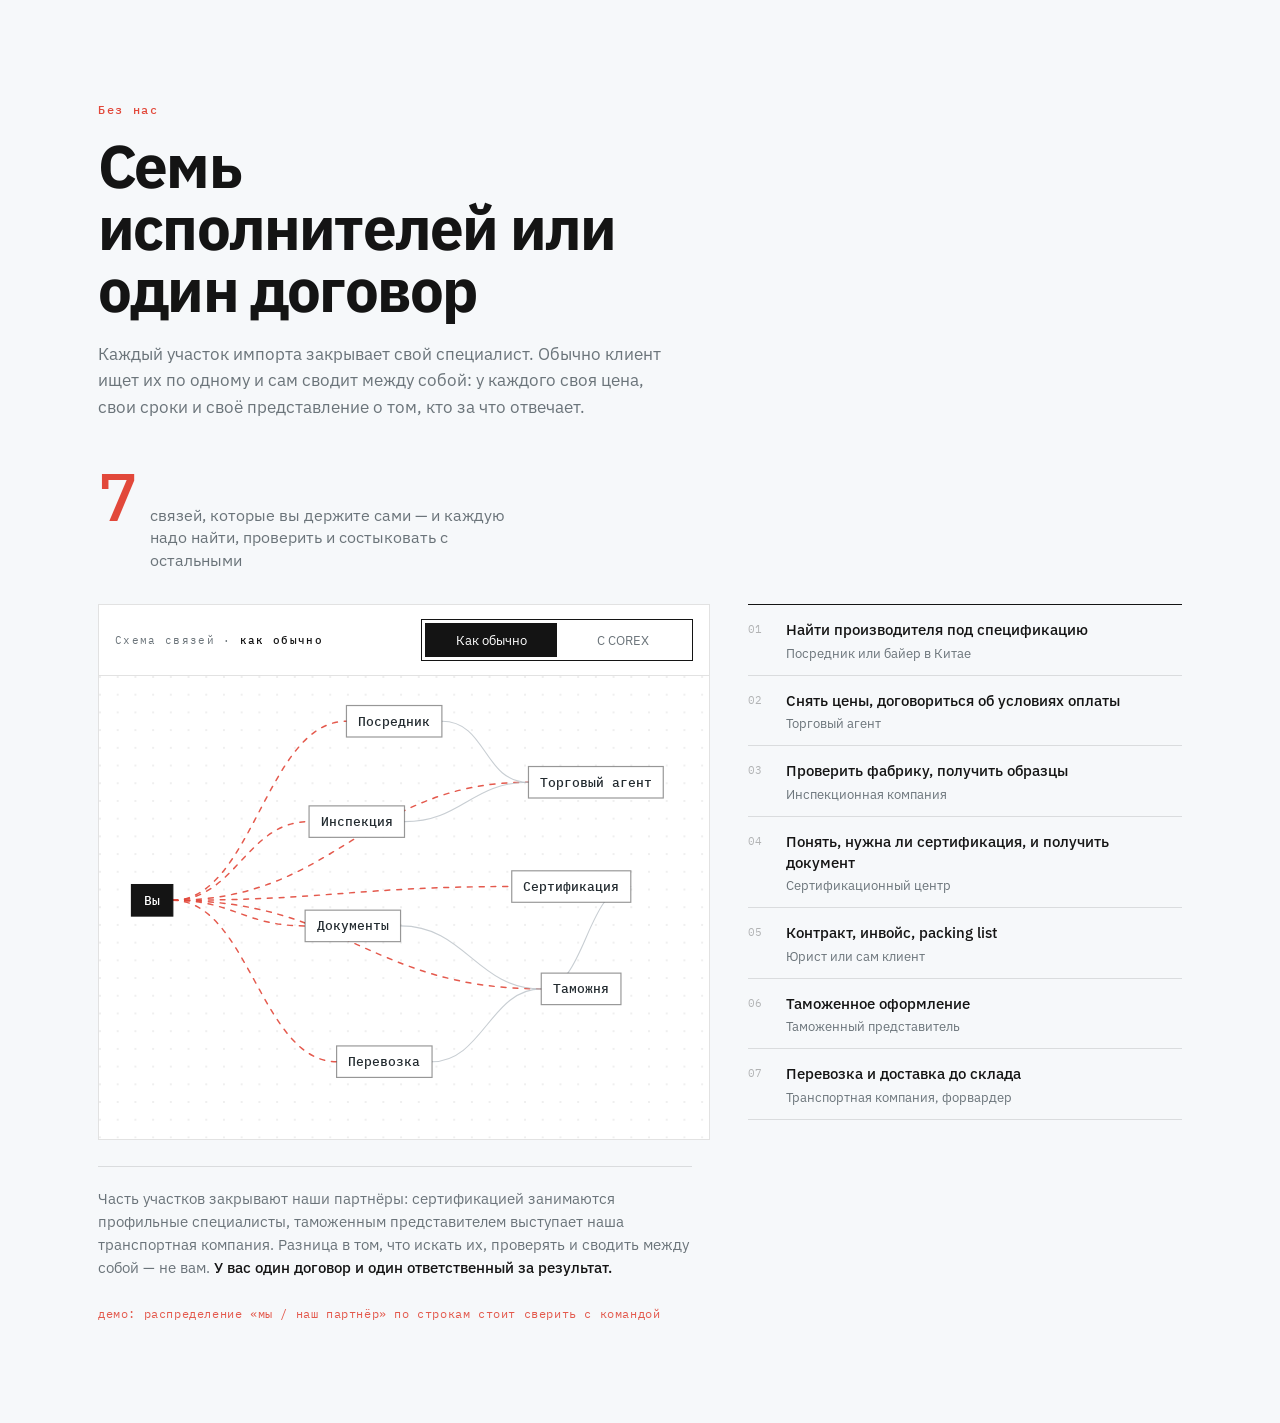
<file: docs/corex-bez-nas_3.html>
<!DOCTYPE html>
<html lang="ru">
<head>
<meta charset="utf-8">
<meta name="viewport" content="width=device-width,initial-scale=1">
<title>COREX — блок «Без нас»</title>
<link rel="preconnect" href="https://fonts.googleapis.com">
<link rel="preconnect" href="https://fonts.gstatic.com" crossorigin>
<link href="https://fonts.googleapis.com/css2?family=IBM+Plex+Mono:wght@400;500&family=IBM+Plex+Sans:wght@400;500;600;700&display=swap" rel="stylesheet">
<style>
:root{
  --e-out:cubic-bezier(.16,1,.3,1);
  --e-soft:cubic-bezier(.33,1,.68,1);
  --ink:#141414; --muted:#6B747A; --bg:#F6F8FA; --paper:#fff;
  --blue:#2F5FDE; --red:#E2483A;
  --hair:rgba(20,20,20,.12);
}
*{box-sizing:border-box}
body{margin:0;background:var(--bg);color:var(--ink);
  font-family:"IBM Plex Sans",system-ui,sans-serif;-webkit-font-smoothing:antialiased}
.mono{font-family:"IBM Plex Mono",ui-monospace,monospace;font-variant-numeric:tabular-nums}
.wrap{max-width:1180px;margin:0 auto;padding:clamp(60px,8vw,120px) clamp(20px,4vw,48px)}

.eyebrow{font-size:12px;letter-spacing:.14em;color:var(--red);font-weight:500;margin-bottom:18px}
h2{margin:0;font-size:clamp(32px,4.8vw,60px);line-height:1.03;letter-spacing:-.03em;font-weight:700;max-width:15ch}
.lede{margin:20px 0 0;font-size:clamp(15px,1.3vw,17px);line-height:1.6;color:var(--muted);max-width:58ch}

.tally{margin-top:clamp(28px,3.4vw,42px);display:flex;align-items:baseline;gap:14px;flex-wrap:wrap}
.tally .n{font-size:clamp(40px,5.2vw,68px);font-weight:500;line-height:1;letter-spacing:-.035em;color:var(--red);
  transition:color 620ms var(--e-out)}
.tally.b .n{color:var(--blue)}
.tally .t{font-size:15.5px;color:var(--muted);max-width:36ch;line-height:1.45}

.board{margin-top:clamp(22px,2.6vw,34px);display:grid;grid-template-columns:1fr minmax(300px,40%);
  gap:clamp(24px,3vw,44px);align-items:start}

/* ---- карточка схемы ---- */
.scheme{background:var(--paper);border:1px solid var(--hair)}
.sch-head{display:flex;align-items:center;justify-content:space-between;gap:16px;flex-wrap:wrap;
  padding:14px 16px;border-bottom:1px solid var(--hair)}
.sch-lbl{font-size:11px;letter-spacing:.12em;color:var(--muted)}
.sch-lbl b{color:var(--ink);font-weight:500}

.seg{position:relative;display:flex;padding:3px;border:1px solid var(--ink);background:var(--paper)}
.seg-ind{position:absolute;top:3px;left:3px;bottom:3px;width:calc(50% - 3px);background:var(--ink);
  transform:translateX(0);transition:transform 420ms var(--e-out)}
.seg.b .seg-ind{transform:translateX(100%)}
.sg{position:relative;z-index:2;flex:1;min-width:132px;font:inherit;font-size:12.5px;padding:9px 14px;
  background:none;border:0;cursor:pointer;color:var(--muted);white-space:nowrap;
  transition:color 300ms var(--e-soft)}
.sg.on{color:#fff}
.sg:focus-visible{outline:2px solid var(--red);outline-offset:2px}
.seg::after{content:"";position:absolute;inset:-5px;border:1px solid var(--red);opacity:0;pointer-events:none}
.seg.hint::after{animation:pulse 2.2s var(--e-soft) infinite}
@keyframes pulse{0%,100%{opacity:0;transform:scale(1)}45%{opacity:.55;transform:scale(1.012)}}

.scheme{overflow-x:auto}
.scheme svg{display:block;width:100%;min-width:540px;height:auto}
.chip rect{transition:fill 180ms var(--e-soft),stroke 180ms var(--e-soft)}
.chip text{font-family:"IBM Plex Mono",monospace;font-size:13px;font-weight:500;fill:#232B30;
  transition:fill 180ms var(--e-soft)}
.chip.you text,.chip.corex text{fill:#fff;font-weight:500}
.chip.you rect{fill:#141414;stroke:#141414}
.chip.corex rect{fill:#2F5FDE;stroke:#2F5FDE}
.chip.hot rect{fill:#FDF0EE;stroke:var(--red)}
.chip.hot text{fill:var(--red)}
.flow{stroke-dasharray:5 7;animation:flow 1.6s linear infinite}
@keyframes flow{to{stroke-dashoffset:-24}}

/* ---- список ---- */
.list{list-style:none;margin:0;padding:0;border-top:1px solid var(--ink)}
.item{display:grid;grid-template-columns:26px minmax(0,1fr);gap:12px;padding:14px 0;
  border-bottom:1px solid var(--hair);transition:background 180ms var(--e-soft)}
.item:hover{background:rgba(20,20,20,.03)}
.item .ix{font-size:11px;color:rgba(20,20,20,.3);padding-top:3px}
.item .task{font-size:14.5px;line-height:1.35;font-weight:500}
.item .who{margin-top:5px;font-size:12.5px;color:var(--muted);display:flex;align-items:baseline;gap:8px;flex-wrap:wrap}
.item .old{transition:opacity 360ms var(--e-out)}
.item .new{color:var(--blue);opacity:0;transform:translateX(-6px);
  transition:opacity 360ms var(--e-out),transform 360ms var(--e-out);transition-delay:var(--d,0ms)}
.b .item .old{opacity:.38;text-decoration:line-through;text-decoration-color:rgba(20,20,20,.35)}
.b .item .new{opacity:1;transform:none}

.foot{margin-top:26px;padding-top:20px;border-top:1px solid var(--hair);
  font-size:14.5px;line-height:1.6;color:var(--muted);max-width:66ch}
.foot b{color:var(--ink);font-weight:500}
.note{margin-top:26px;font-size:12px;letter-spacing:.05em;color:var(--red);opacity:.9}

@media (max-width:900px){ .board{grid-template-columns:1fr} .sg{min-width:0} }
@media (prefers-reduced-motion:reduce){*{transition-duration:1ms!important;animation:none!important}}
</style>
</head>
<body>
<section class="wrap" id="sec">
  <div class="eyebrow mono">Без нас</div>
  <h2>Семь исполнителей или один договор</h2>
  <p class="lede">Каждый участок импорта закрывает свой специалист. Обычно клиент ищет их по одному и сам сводит между собой: у каждого своя цена, свои сроки и своё представление о том, кто за что отвечает.</p>

  <div class="tally" id="tally">
    <div class="n mono" id="tn">7</div>
    <div class="t" id="tt">связей, которые вы держите сами — и каждую надо найти, проверить и состыковать с остальными</div>
  </div>

  <div class="board">
    <div class="scheme">
      <div class="sch-head">
        <div class="sch-lbl mono">Схема связей · <b id="mode">как обычно</b></div>
        <div class="seg hint" id="seg">
          <span class="seg-ind"></span>
          <button class="sg on" id="swA" type="button">Как обычно</button>
          <button class="sg" id="swB" type="button">С COREX</button>
        </div>
      </div>
      <svg id="svg" viewBox="0 0 620 470" xmlns="http://www.w3.org/2000/svg" aria-label="Схема связей">
        <defs>
          <pattern id="dots" width="18" height="18" patternUnits="userSpaceOnUse">
            <circle cx="1" cy="1" r="1" fill="rgba(20,20,20,.09)"/>
          </pattern>
        </defs>
        <rect width="620" height="470" fill="url(#dots)"/>
        <g id="lnA" fill="none"></g>
        <g id="lnB" fill="none"></g>
        <g id="nodes"></g>
      </svg>
    </div>

    <ul class="list" id="list"></ul>
  </div>

  <p class="foot">Часть участков закрывают наши партнёры: сертификацией занимаются профильные специалисты, таможенным представителем выступает наша транспортная компания. Разница в том, что искать их, проверять и сводить между собой — не вам. <b>У вас один договор и один ответственный за результат.</b></p>

  <div class="note mono">демо: распределение «мы / наш партнёр» по строкам стоит сверить с командой</div>
</section>

<script>
/* [подпись, x/y «как обычно», x/y «с нами»] — координаты центра плашки */
const NODES = [
  ["Посредник",      300, 46,  438, 58 ],
  ["Торговый агент", 505,108,  458,118 ],
  ["Инспекция",      262,148,  438,178 ],
  ["Сертификация",   480,214,  450,238 ],
  ["Документы",      258,254,  438,298 ],
  ["Таможня",        490,318,  430,358 ],
  ["Перевозка",      290,392,  438,418 ]
];
const YOU=[54,228], COREX=[210,228];
const LINKS_A=[['y',0],['y',1],['y',2],['y',3],['y',4],['y',5],['y',6],
               [0,1],[2,1],[3,5],[4,5],[5,6]];
const ROWS=[
  ["Найти производителя под спецификацию","Посредник или байер в Китае","закрываем мы"],
  ["Снять цены, договориться об условиях оплаты","Торговый агент","закрываем мы"],
  ["Проверить фабрику, получить образцы","Инспекционная компания","наш человек в Китае"],
  ["Понять, нужна ли сертификация, и получить документ","Сертификационный центр","наш партнёр"],
  ["Контракт, инвойс, packing list","Юрист или сам клиент","закрываем мы"],
  ["Таможенное оформление","Таможенный представитель","наш партнёр"],
  ["Перевозка и доставка до склада","Транспортная компания, форвардер","наш партнёр"]
];

const NS="http://www.w3.org/2000/svg";
const mk=(t,a={})=>{const e=document.createElementNS(NS,t);for(const k in a)e.setAttribute(k,a[k]);return e};
const lerp=(a,b,t)=>a+(b-a)*t;
const exp=t=>t>=1?1:1-Math.pow(2,-10*t);
const wOf=s=>Math.round(s.length*7.9)+26;

const gA=document.getElementById('lnA'),gB=document.getElementById('lnB'),gN=document.getElementById('nodes');
const sec=document.getElementById('sec'),tally=document.getElementById('tally'),seg=document.getElementById('seg');

function chip(label,kind){
  const w=wOf(label),h=32;
  const g=mk('g',{class:'chip '+kind});
  const fill = kind==='you'?'#141414' : kind==='corex'?'#2F5FDE':'#fff';
  const strk = kind==='you'?'#141414' : kind==='corex'?'#2F5FDE':'rgba(20,20,20,.44)';
  g.appendChild(mk('rect',{x:-w/2,y:-h/2,width:w,height:h,fill:fill,stroke:strk,'stroke-width':1.2}));
  const t=mk('text',{x:0,y:4.5,'text-anchor':'middle'});
  t.textContent=label;
  if(kind!=='n') t.setAttribute('fill','#fff');
  g.appendChild(t); gN.appendChild(g);
  g.__w=w; return g;
}
const youEl=chip('Вы','you'), corexEl=chip('COREX','corex');
const nodeEls=NODES.map(n=>chip(n[0],'n'));

const pathsA=LINKS_A.map((lk,i)=>{
  const p=mk('path',{fill:'none',stroke:lk[0]==='y'?'#E2483A':'#B4BCC3',
    'stroke-width':lk[0]==='y'?1.5:1.1,'stroke-linecap':'round',opacity:lk[0]==='y'?.9:.75});
  if(lk[0]==='y') p.setAttribute('class','flow');
  gA.appendChild(p); return p;
});
const pathYC=mk('path',{fill:'none',stroke:'#2F5FDE','stroke-width':2.4,'stroke-linecap':'round'});
gB.appendChild(pathYC);
const pathsB=NODES.map(()=>{const p=mk('path',{fill:'none',stroke:'#AFC0EA','stroke-width':1.2,'stroke-linecap':'round'});gB.appendChild(p);return p});

let t=0,target=0,raf=null,from=0,start=0;
const cur=i=>[lerp(NODES[i][1],NODES[i][3],t), lerp(NODES[i][2],NODES[i][4],t)];

/* точка выхода на границе плашки со стороны цели */
function edge(c,w,to){ return to[0]>=c[0] ? [c[0]+w/2,c[1]] : [c[0]-w/2,c[1]]; }
function curve(a,b){
  const dx=Math.max(46,Math.abs(b[0]-a[0])*0.46)*(b[0]>=a[0]?1:-1);
  return 'M'+a[0]+' '+a[1]+' C'+(a[0]+dx)+' '+a[1]+','+(b[0]-dx)+' '+b[1]+','+b[0]+' '+b[1];
}

function draw(){
  const P=NODES.map((_,i)=>cur(i));
  nodeEls.forEach((el,i)=>el.setAttribute('transform','translate('+P[i][0]+','+P[i][1]+')'));
  youEl.setAttribute('transform','translate('+YOU[0]+','+YOU[1]+')');
  corexEl.setAttribute('transform','translate('+COREX[0]+','+COREX[1]+') scale('+lerp(.72,1,t).toFixed(3)+')');
  corexEl.setAttribute('opacity',t.toFixed(3));

  LINKS_A.forEach((lk,i)=>{
    const fromC = lk[0]==='y'?YOU:P[lk[0]], fromW = lk[0]==='y'?youEl.__w:nodeEls[lk[0]].__w;
    const toC   = P[lk[1]];
    pathsA[i].setAttribute('d', curve(edge(fromC,fromW,toC), edge(toC,nodeEls[lk[1]].__w,fromC)));
  });
  gA.setAttribute('opacity',(1-t).toFixed(3));

  pathYC.setAttribute('d', curve(edge(YOU,youEl.__w,COREX), edge(COREX,corexEl.__w,YOU)));
  pathsB.forEach((p,i)=>p.setAttribute('d', curve(edge(COREX,corexEl.__w,P[i]), edge(P[i],nodeEls[i].__w,COREX))));
  gB.setAttribute('opacity',t.toFixed(3));
}

function anim(ts){
  if(!start) start=ts;
  const k=exp(Math.min(1,(ts-start)/950));
  t=from+(target-from)*k; draw();
  if(k<1) raf=requestAnimationFrame(anim); else {t=target;draw();raf=null}
}
function go(to){
  from=t; target=to; start=0;
  if(raf) cancelAnimationFrame(raf);
  raf=requestAnimationFrame(anim);
  seg.classList.toggle('b',to===1); seg.classList.remove('hint');
  document.getElementById('swA').classList.toggle('on',to===0);
  document.getElementById('swB').classList.toggle('on',to===1);
  document.getElementById('mode').textContent = to===1?'с COREX':'как обычно';
  sec.classList.toggle('b',to===1); tally.classList.toggle('b',to===1);
  document.getElementById('tn').textContent = to===1?'1':'7';
  document.getElementById('tt').textContent = to===1
    ? 'связь. Один договор, один ответственный за результат — остальных ищем, проверяем и сводим мы'
    : 'связей, которые вы держите сами — и каждую надо найти, проверить и состыковать с остальными';
}

const list=document.getElementById('list');
ROWS.forEach((r,i)=>{
  const li=document.createElement('li');
  li.className='item'; li.style.setProperty('--d',(i*45)+'ms');
  li.innerHTML='<span class="ix mono">0'+(i+1)+'</span><span><span class="task">'+r[0]+'</span>'
    +'<span class="who"><span class="old">'+r[1]+'</span><span class="new mono">→ '+r[2]+'</span></span></span>';
  li.onmouseenter=()=>nodeEls[i].classList.add('hot');
  li.onmouseleave=()=>nodeEls[i].classList.remove('hot');
  list.appendChild(li);
});
nodeEls.forEach((el,i)=>{
  el.onmouseenter=()=>{el.classList.add('hot');list.children[i].style.background='rgba(20,20,20,.03)'};
  el.onmouseleave=()=>{el.classList.remove('hot');list.children[i].style.background=''};
});

document.getElementById('swA').onclick=()=>go(0);
document.getElementById('swB').onclick=()=>go(1);
draw();

const reduced=matchMedia('(prefers-reduced-motion: reduce)').matches;
let shown=false;
new IntersectionObserver((es,o)=>{
  es.forEach(e=>{
    if(!e.isIntersecting||shown) return;
    shown=true; o.unobserve(e.target);
    if(reduced){go(1);return}
    setTimeout(()=>go(1),2400);
  });
},{threshold:.3}).observe(document.querySelector('.scheme'));
</script>
</body>
</html>
</file>
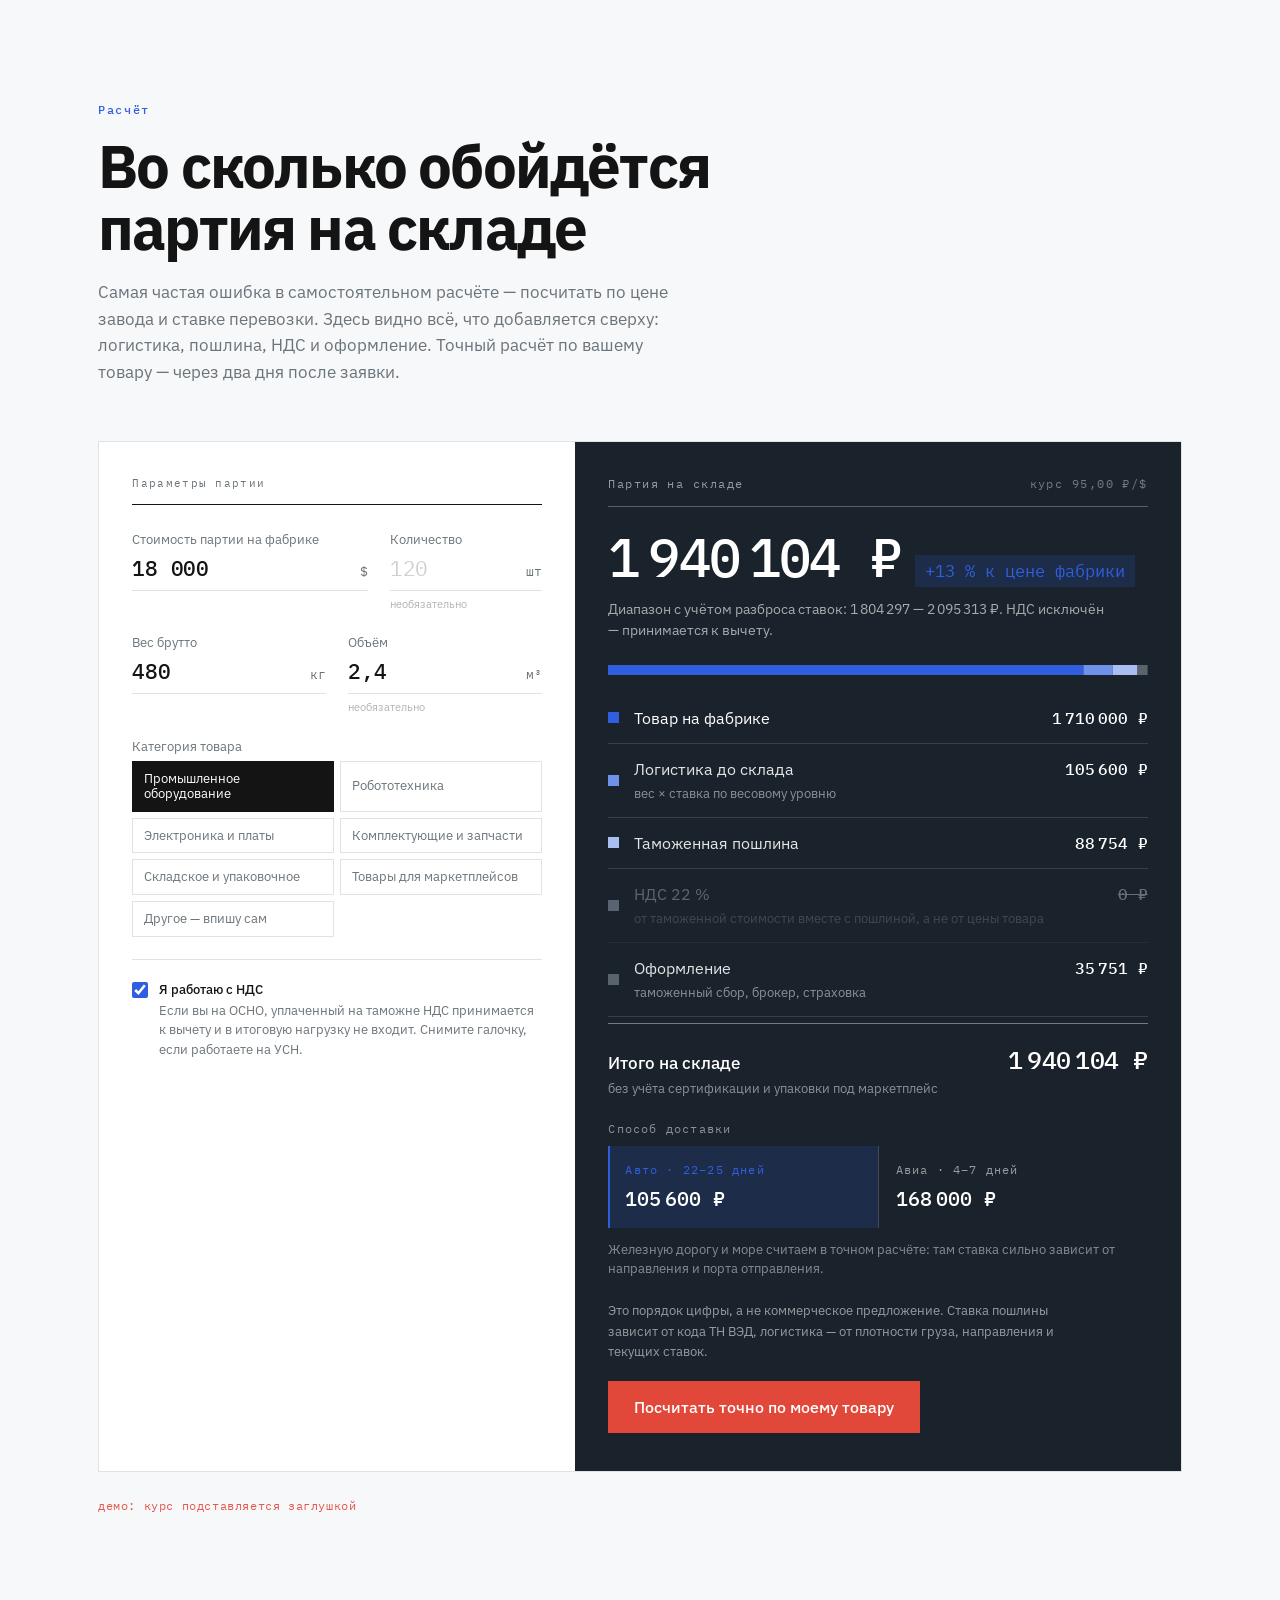
<file: docs/corex-calc_4.html>
<!DOCTYPE html>
<html lang="ru">
<head>
<meta charset="utf-8">
<meta name="viewport" content="width=device-width,initial-scale=1">
<title>COREX — калькулятор</title>
<link rel="preconnect" href="https://fonts.googleapis.com">
<link rel="preconnect" href="https://fonts.gstatic.com" crossorigin>
<link href="https://fonts.googleapis.com/css2?family=IBM+Plex+Mono:wght@400;500&family=IBM+Plex+Sans:wght@400;500;600;700&display=swap" rel="stylesheet">
<style>
:root{
  --e-out:cubic-bezier(.16,1,.3,1);
  --e-soft:cubic-bezier(.33,1,.68,1);
  --ink:#141414; --muted:#6B747A; --bg:#F6F8FA; --paper:#fff;
  --blue:#2F5FDE; --red:#E2483A; --dark:#1A232B;
  --hair:rgba(20,20,20,.12);
}
*{box-sizing:border-box}
body{margin:0;background:var(--bg);color:var(--ink);
  font-family:"IBM Plex Sans",system-ui,sans-serif;-webkit-font-smoothing:antialiased}
.mono{font-family:"IBM Plex Mono",ui-monospace,monospace;font-variant-numeric:tabular-nums}
.wrap{max-width:1180px;margin:0 auto;padding:clamp(60px,8vw,120px) clamp(20px,4vw,48px)}

.eyebrow{font-size:12px;letter-spacing:.14em;color:var(--blue);font-weight:500;margin-bottom:18px}
h2{margin:0;font-size:clamp(32px,4.8vw,60px);line-height:1.03;letter-spacing:-.03em;font-weight:700;max-width:17ch}
.lede{margin:20px 0 0;font-size:clamp(15px,1.3vw,17px);line-height:1.6;color:var(--muted);max-width:60ch}

.calc{margin-top:clamp(34px,4.4vw,56px);display:grid;grid-template-columns:minmax(320px,44%) 1fr;
  border:1px solid var(--hair);background:var(--paper)}

/* ---------- поля ---------- */
.ctrl{padding:clamp(22px,2.6vw,36px);min-width:0}
.ctrl-h{font-size:11px;letter-spacing:.12em;color:var(--muted);padding-bottom:14px;
  border-bottom:1px solid var(--ink);margin-bottom:26px}

.g{display:grid;gap:0 22px}
.g-a{grid-template-columns:1.55fr 1fr}
.g-b{grid-template-columns:1fr 1fr}
.fld{margin-bottom:22px;min-width:0}
.fld label{display:block;font-size:12.5px;color:var(--muted);margin-bottom:7px;
  white-space:nowrap;overflow:hidden;text-overflow:ellipsis}
.inp{position:relative;display:flex;align-items:baseline;gap:6px;padding-bottom:9px;min-width:0}
.inp::before{content:"";position:absolute;left:0;right:0;bottom:0;height:1px;background:var(--hair)}
.inp::after{content:"";position:absolute;left:0;right:0;bottom:0;height:1px;background:var(--ink);
  transform:scaleX(0);transition:transform 360ms var(--e-out)}
.inp:focus-within::after{transform:scaleX(1)}
.inp input{flex:1;width:100%;min-width:0;border:0;background:none;padding:0;font:inherit;
  font-family:"IBM Plex Mono",monospace;font-variant-numeric:tabular-nums;
  font-size:clamp(17px,1.8vw,21px);font-weight:500;color:var(--ink);letter-spacing:-.01em}
.inp input:focus{outline:none}
.inp input::placeholder{color:rgba(20,20,20,.2);font-weight:400}
.inp .u{font-family:"IBM Plex Mono",monospace;font-size:12.5px;color:var(--muted);flex:none}
.hint{display:block;margin-top:6px;font-size:11px;color:rgba(20,20,20,.32);line-height:1.4}

.chips{display:grid;grid-template-columns:1fr 1fr;gap:6px}
.chip{font:inherit;font-size:12.5px;padding:9px 11px;background:none;cursor:pointer;text-align:left;
  border:1px solid var(--hair);color:var(--muted);line-height:1.25;min-width:0;
  transition:color 180ms var(--e-soft),border-color 180ms var(--e-soft),background 180ms var(--e-soft)}
.chip:hover{color:var(--ink);border-color:rgba(20,20,20,.32)}
.chip.on{background:var(--ink);border-color:var(--ink);color:#fff}
.chip:focus-visible{outline:2px solid var(--red);outline-offset:2px}

/* своя категория */
.custom{display:grid;grid-template-rows:0fr;transition:grid-template-rows 360ms var(--e-out)}
.custom.open{grid-template-rows:1fr}
.custom-in{overflow:hidden}
.custom-pad{padding-top:20px}

.vat{display:flex;gap:11px;align-items:flex-start;padding-top:20px;margin-top:2px;
  border-top:1px solid var(--hair);cursor:pointer}
.vat input{margin:2px 0 0;accent-color:var(--blue);width:16px;height:16px;flex:none}
.vat span{font-size:12.8px;line-height:1.5;color:var(--muted)}
.vat b{color:var(--ink);font-weight:500;display:block;font-size:13px;margin-bottom:2px}

/* ---------- результат ---------- */
.res{background:var(--dark);color:#fff;padding:clamp(22px,2.6vw,36px);display:flex;flex-direction:column;min-width:0}
.res-h{font-size:12px;letter-spacing:.12em;color:rgba(255,255,255,.55);
  padding-bottom:15px;border-bottom:1px solid rgba(255,255,255,.28);margin-bottom:24px;
  display:flex;justify-content:space-between;gap:12px;flex-wrap:wrap}
.res-h .rate{color:rgba(255,255,255,.4)}

.big{display:flex;align-items:baseline;gap:14px;flex-wrap:wrap}
.big-n{font-size:clamp(30px,4.2vw,54px);font-weight:500;letter-spacing:-.03em;line-height:1}
.big-p{font-size:clamp(13px,1.4vw,17px);color:var(--blue);background:rgba(47,95,222,.16);
  padding:5px 10px;white-space:nowrap}
.big-sub{margin-top:12px;font-size:13.5px;color:rgba(255,255,255,.62);line-height:1.55;max-width:62ch}

.bar{position:relative;height:10px;margin:24px 0 18px;background:rgba(255,255,255,.11);overflow:hidden}
.seg{position:absolute;left:0;top:0;bottom:0;width:100%;transform-origin:left;
  transition:transform 620ms var(--e-out)}

.rows{list-style:none;margin:0;padding:0}
.li{display:grid;grid-template-columns:12px minmax(0,1fr) auto;gap:14px;align-items:baseline;
  padding:15px 0;border-bottom:1px solid rgba(255,255,255,.13);font-size:16px}
.li .dot{width:11px;height:11px;align-self:center}
.li .nm{color:rgba(255,255,255,.88)}
.li .nm small{display:block;font-size:12.5px;color:rgba(255,255,255,.5);margin-top:5px;line-height:1.45}
.li .vl{font-weight:500;white-space:nowrap}
.li.off{opacity:.34}
.li.off .vl{text-decoration:line-through}
.li.head .nm{color:#fff}

.sum{display:grid;grid-template-columns:minmax(0,1fr) auto;gap:12px;align-items:baseline;
  padding:19px 0 0;margin-top:6px;border-top:1px solid rgba(255,255,255,.4);font-size:16.5px}
.sum .nm{color:#fff;font-weight:500}
.sum .nm small{display:block;font-size:12.5px;color:rgba(255,255,255,.5);margin-top:5px;font-weight:400;line-height:1.45}
.sum .vl{font-size:25px;font-weight:500;white-space:nowrap;letter-spacing:-.02em}
.unit-row{display:flex;justify-content:space-between;gap:12px;padding-top:14px;font-size:14.5px;
  color:rgba(255,255,255,.62)}
.unit-row b{color:#fff;font-weight:500}
.unit-row.hide{display:none}

/* выбор способа доставки */
.modes-h{margin-top:24px;display:flex;justify-content:space-between;align-items:baseline;gap:10px;
  font-size:12px;letter-spacing:.1em;color:rgba(255,255,255,.5);margin-bottom:10px}
.reset{background:none;border:0;padding:0;font:inherit;font-size:12px;letter-spacing:.06em;
  color:var(--blue);cursor:pointer;text-decoration:underline;text-underline-offset:3px}
.reset.hide{visibility:hidden}
.modes{display:grid;grid-template-columns:1fr 1fr;gap:1px;background:rgba(255,255,255,.18)}
.mode{background:var(--dark);padding:16px 17px;border:0;text-align:left;cursor:pointer;font:inherit;
  color:#fff;position:relative;min-width:0;
  transition:background 180ms var(--e-soft)}
.mode:hover{background:#222D37}
.mode:focus-visible{outline:2px solid var(--blue);outline-offset:-2px}
.mode .t{font-size:12px;letter-spacing:.1em;color:rgba(255,255,255,.55);margin-bottom:8px}
.mode .v{font-size:20px;font-weight:500;font-family:"IBM Plex Mono",monospace;font-variant-numeric:tabular-nums}
.mode .tag{position:absolute;top:11px;right:12px;font-size:9.5px;letter-spacing:.1em;
  color:var(--blue);opacity:0;transition:opacity 180ms var(--e-soft)}
.mode.rec .tag{opacity:1}
.mode.on{background:#1D2C48}
.mode.on::before{content:"";position:absolute;left:0;top:0;bottom:0;width:2px;background:var(--blue)}
.mode.on .t{color:var(--blue)}
.mode.on .tag{opacity:0}
.modes-note{margin-top:12px;font-size:12.5px;color:rgba(255,255,255,.48);line-height:1.55}

.res-foot{margin-top:auto;padding-top:22px}
.res-foot p{margin:0 0 18px;font-size:13px;line-height:1.6;color:rgba(255,255,255,.55);max-width:56ch}
.cta{display:inline-block;background:var(--red);color:#fff;text-decoration:none;
  padding:16px 26px;font-size:15.5px;font-weight:500;position:relative;overflow:hidden}
.cta span{position:relative;z-index:2}
.cta::before{content:"";position:absolute;inset:0;background:#C93A2D;transform:scaleX(0);transform-origin:left;
  transition:transform 260ms var(--e-soft)}
.cta:hover::before{transform:scaleX(1);transition-duration:180ms}

.note{margin-top:24px;font-size:12px;letter-spacing:.05em;color:var(--red);opacity:.9;line-height:1.6}

@media (max-width:960px){ .calc{grid-template-columns:1fr} }
@media (max-width:560px){
  .g-a,.g-b{grid-template-columns:1fr}
  .chips{grid-template-columns:1fr}
  .modes{grid-template-columns:1fr}
}
@media (prefers-reduced-motion:reduce){*{transition-duration:1ms!important}}
</style>
</head>
<body>
<section class="wrap">
  <div class="eyebrow mono">Расчёт</div>
  <h2>Во сколько обойдётся партия на складе</h2>
  <p class="lede">Самая частая ошибка в самостоятельном расчёте — посчитать по цене завода и ставке перевозки. Здесь видно всё, что добавляется сверху: логистика, пошлина, НДС и оформление. Точный расчёт по вашему товару — через два дня после заявки.</p>

  <div class="calc">
    <div class="ctrl">
      <div class="ctrl-h mono">Параметры партии</div>

      <div class="g g-a">
        <div class="fld">
          <label for="value">Стоимость партии на фабрике</label>
          <div class="inp"><input id="value" type="text" inputmode="decimal" value="18 000" placeholder="18 000"><span class="u">$</span></div>
        </div>
        <div class="fld">
          <label for="qty">Количество</label>
          <div class="inp"><input id="qty" type="text" inputmode="numeric" value="" placeholder="120"><span class="u">шт</span></div>
          <span class="hint">необязательно</span>
        </div>
      </div>

      <div class="g g-b">
        <div class="fld">
          <label for="weight">Вес брутто</label>
          <div class="inp"><input id="weight" type="text" inputmode="decimal" value="480" placeholder="480"><span class="u">кг</span></div>
        </div>
        <div class="fld">
          <label for="vol">Объём</label>
          <div class="inp"><input id="vol" type="text" inputmode="decimal" value="2,4" placeholder="2,4"><span class="u">м³</span></div>
          <span class="hint">необязательно</span>
        </div>
      </div>

      <div class="fld">
        <label>Категория товара</label>
        <div class="chips" id="chips"></div>

        <div class="custom" id="custom">
          <div class="custom-in"><div class="custom-pad">
            <div class="g g-b">
              <div class="fld" style="margin-bottom:0">
                <label for="cname">Что за товар</label>
                <div class="inp"><input id="cname" type="text" placeholder="напишите словами"
                  style="font-family:'IBM Plex Sans',sans-serif;font-size:15px;font-weight:400"></div>
              </div>
              <div class="fld" style="margin-bottom:0">
                <label for="crate">Ставка пошлины</label>
                <div class="inp"><input id="crate" type="text" inputmode="decimal" value="5" placeholder="5"><span class="u">%</span></div>
                <span class="hint">не знаете — оставьте 5 %, точную определим по коду ТН ВЭД</span>
              </div>
            </div>
          </div></div>
        </div>
      </div>

      <label class="vat">
        <input type="checkbox" id="vat" checked>
        <span><b>Я работаю с НДС</b>Если вы на ОСНО, уплаченный на таможне НДС принимается к вычету и в итоговую нагрузку не входит. Снимите галочку, если работаете на УСН.</span>
      </label>
    </div>

    <div class="res">
      <div class="res-h mono"><span>Партия на складе</span><span class="rate">курс 95,00 ₽/$</span></div>

      <div class="big">
        <div class="big-n mono" data-num="grand">0 ₽</div>
        <div class="big-p mono">+<span data-num="pct">0</span> % к цене фабрики</div>
      </div>
      <div class="big-sub" id="range">—</div>

      <div class="bar" id="bar"></div>
      <ul class="rows" id="rows"></ul>

      <div class="sum">
        <div class="nm">Итого на складе<small>без учёта сертификации и упаковки под маркетплейс</small></div>
        <div class="vl mono" data-num="grand2">0 ₽</div>
      </div>
      <div class="unit-row hide" id="unitRow">
        <span>Себестоимость единицы</span><b class="mono" data-num="unit">0 ₽</b>
      </div>

      <div class="modes-h mono">
        <span>Способ доставки</span>
        <button class="reset hide" id="reset" type="button">вернуть рекомендованный</button>
      </div>
      <div class="modes">
        <button class="mode" id="mAuto" type="button">
          <span class="tag mono">рекомендуем</span>
          <div class="t mono">Авто · 22–25 дней</div>
          <div class="v" data-num="auto">0 ₽</div>
        </button>
        <button class="mode" id="mAir" type="button">
          <span class="tag mono">рекомендуем</span>
          <div class="t mono">Авиа · 4–7 дней</div>
          <div class="v" data-num="air">0 ₽</div>
        </button>
      </div>
      <div class="modes-note">Железную дорогу и море считаем в точном расчёте: там ставка сильно зависит от направления и порта отправления.</div>

      <div class="res-foot">
        <p>Это порядок цифры, а не коммерческое предложение. Ставка пошлины зависит от кода ТН ВЭД, логистика — от плотности груза, направления и текущих ставок.</p>
        <a class="cta" href="#"><span>Посчитать точно по моему товару</span></a>
      </div>
    </div>
  </div>

  <div class="note mono">демо: курс подставляется заглушкой</div>
</section>

<script>
const USD = 95;                 // ЗАГЛУШКА: подставлять курс ЦБ на дату
const VAT = 0.22;               // с 01.01.2026
const BROKER = 20500;           // оформление декларации, ₽
const INS = 0.001;              // страховка от стоимости товара
const BORDER = 0.60;            // доля фрахта «до границы» в таможенной стоимости

const CATS = [
  ["Промышленное оборудование", .05],
  ["Робототехника",             .05],
  ["Электроника и платы",       .05],
  ["Комплектующие и запчасти",  .05],
  ["Складское и упаковочное",   .05],
  ["Товары для маркетплейсов",  .08],
  ["Другое — впишу сам",        null]
];

const FEES = [[200000,1231],[450000,2462],[1200000,4924],[2700000,13541],
              [4200000,18465],[5500000,21344],[10000000,49240],[Infinity,73860]];

const SEGS = [
  ["goods","Товар на фабрике","#2F5FDE",""],
  ["log",  "Логистика до склада","#6E92EA","вес × ставка по весовому уровню"],
  ["duty", "Таможенная пошлина","#A9BEF2",""],
  ["vat",  "НДС 22 %","#D5DFF8","от таможенной стоимости вместе с пошлиной, а не от цены товара"],
  ["fees", "Оформление","#59636B","таможенный сбор, брокер, страховка"]
];

const $ = s => document.querySelector(s);
const cl = (v,a,b) => v<a?a:v>b?b:v;
const fmt = n => Math.round(n).toString().replace(/\B(?=(\d{3})+(?!\d))/g,'\u2009');
const parse = s => { const v = parseFloat(String(s).replace(/[^\d.,]/g,'').replace(',','.')); return isFinite(v)?v:0; };

function rateAuto(w, dens){
  let r = w<=50?400 : w<=150?320 : w<=300?280 : w<=600?220 : 100;
  if(w>900 && dens>310) r = r * cl(1 - (dens-310)/250*0.40, .60, 1);
  return r;
}
function rateAir(w){ return w<=50?427 : w<=150?379 : w<=300?395 : 350; }
function fee(v){ for(const [lim,f] of FEES) if(v<=lim) return f; }

let cat = 0;
let pick = null;                 // выбранный вручную способ: 'auto' | 'air' | null

const chips = $('#chips');
CATS.forEach((c,i)=>{
  const b=document.createElement('button');
  b.className='chip'+(i===0?' on':''); b.type='button'; b.textContent=c[0];
  b.onclick=()=>{
    cat=i;
    [...chips.children].forEach((x,j)=>x.classList.toggle('on',j===i));
    $('#custom').classList.toggle('open', CATS[i][1]===null);
    if(CATS[i][1]===null) setTimeout(()=>$('#cname').focus(),120);
    update();
  };
  chips.appendChild(b);
});

const bar = $('#bar'), rowsEl = $('#rows');
SEGS.forEach((s,i)=>{
  const d=document.createElement('div');
  d.className='seg'; d.style.background=s[2]; d.dataset.k=s[0];
  d.style.transform='translateX(0) scaleX(0)';
  bar.appendChild(d);

  const li=document.createElement('li');
  li.className='li'+(i===0?' head':''); li.dataset.k=s[0];
  li.innerHTML='<span class="dot" style="background:'+s[2]+'"></span>'
    +'<span class="nm">'+s[1]+(s[3]?'<small>'+s[3]+'</small>':'')+'</span>'
    +'<span class="vl mono" data-num="'+s[0]+'">0 ₽</span>';
  rowsEl.appendChild(li);
});

const nums = {}, targets = {}, cur = {};
document.querySelectorAll('[data-num]').forEach(el=>{
  nums[el.dataset.num]=el; targets[el.dataset.num]=0; cur[el.dataset.num]=0;
});
function tick(){
  for(const k in nums){
    const d = targets[k]-cur[k];
    if(Math.abs(d)>.5) cur[k]+=d*0.18; else cur[k]=targets[k];
    nums[k].textContent = fmt(cur[k]) + (k==='pct' ? '' : ' ₽');
  }
  requestAnimationFrame(tick);
}
requestAnimationFrame(tick);

function dutyRate(){
  const r = CATS[cat][1];
  if(r !== null) return r;
  return cl(parse($('#crate').value)/100, 0, .5);
}

function update(){
  const goods = parse($('#value').value);
  const w     = Math.max(1, parse($('#weight').value));
  const volIn = parse($('#vol').value);
  const qty   = parse($('#qty').value);
  const noVat = $('#vat').checked;
  const vol   = volIn > 0 ? volIn : w/250;
  const dens  = w/vol;

  const rA = rateAuto(w,dens), rR = rateAir(w);
  const logA = w*rA, logR = w*rR;
  const goodsR = goods*USD;
  // методика: авиа берём, если переплата не больше ~10 ₽/шт; без количества — 1 % от цены партии
  const thr = qty>0 ? qty*10 : goodsR*0.01;
  const rec = (logR-logA) < thr ? 'air' : 'auto';
  const use = pick || rec;
  const log = use==='air' ? logR : logA;

  const ins    = goodsR*INS;
  const custVal= goodsR + ins + log*BORDER;
  const duty   = custVal*dutyRate();
  const vat    = noVat ? 0 : (custVal+duty)*VAT;
  const fees   = fee(custVal) + BROKER + ins;
  const addon  = log + duty + vat + fees;
  const grand  = goodsR + addon;

  targets.goods=goodsR; targets.log=log; targets.duty=duty; targets.vat=vat; targets.fees=fees;
  targets.grand=grand; targets.grand2=grand;
  targets.pct = goodsR>0 ? addon/goodsR*100 : 0;
  targets.auto=logA; targets.air=logR;
  targets.unit = qty>0 ? grand/qty : 0;

  $('#unitRow').classList.toggle('hide', !(qty>0));
  $('#range').textContent =
    'Диапазон с учётом разброса ставок: ' + fmt(grand*.93) + ' — ' + fmt(grand*1.08) + ' ₽. '
    + (noVat ? 'НДС исключён — принимается к вычету.' : 'НДС включён: на УСН он к вычету не принимается.');

  rowsEl.querySelector('[data-k=vat]').classList.toggle('off', noVat);

  $('#mAuto').classList.toggle('on',  use==='auto');
  $('#mAir').classList.toggle('on',   use==='air');
  $('#mAuto').classList.toggle('rec', rec==='auto' && use!=='auto');
  $('#mAir').classList.toggle('rec',  rec==='air'  && use!=='air');
  $('#reset').classList.toggle('hide', !pick || pick===rec);

  let off=0;
  const vals={goods:goodsR,log,duty,vat,fees};
  bar.querySelectorAll('.seg').forEach(s=>{
    const share = grand>0 ? vals[s.dataset.k]/grand : 0;
    s.style.transform='translateX('+(off*100).toFixed(2)+'%) scaleX('+share.toFixed(4)+')';
    off+=share;
  });
}

['value','weight','vol','qty','crate'].forEach(id=>{
  const el=$('#'+id);
  el.addEventListener('input',update);
  el.addEventListener('blur',()=>{
    const v=parse(el.value);
    if(!v){ if(id!=='crate') el.value=''; update(); return; }
    el.value = (id==='vol'||id==='crate') ? String(v).replace('.',',') : fmt(v);
    update();
  });
});
$('#vat').addEventListener('change',update);
$('#mAuto').addEventListener('click',()=>{pick='auto';update()});
$('#mAir').addEventListener('click', ()=>{pick='air'; update()});
$('#reset').addEventListener('click',()=>{pick=null;update()});
update();
</script>
</body>
</html>
</file>
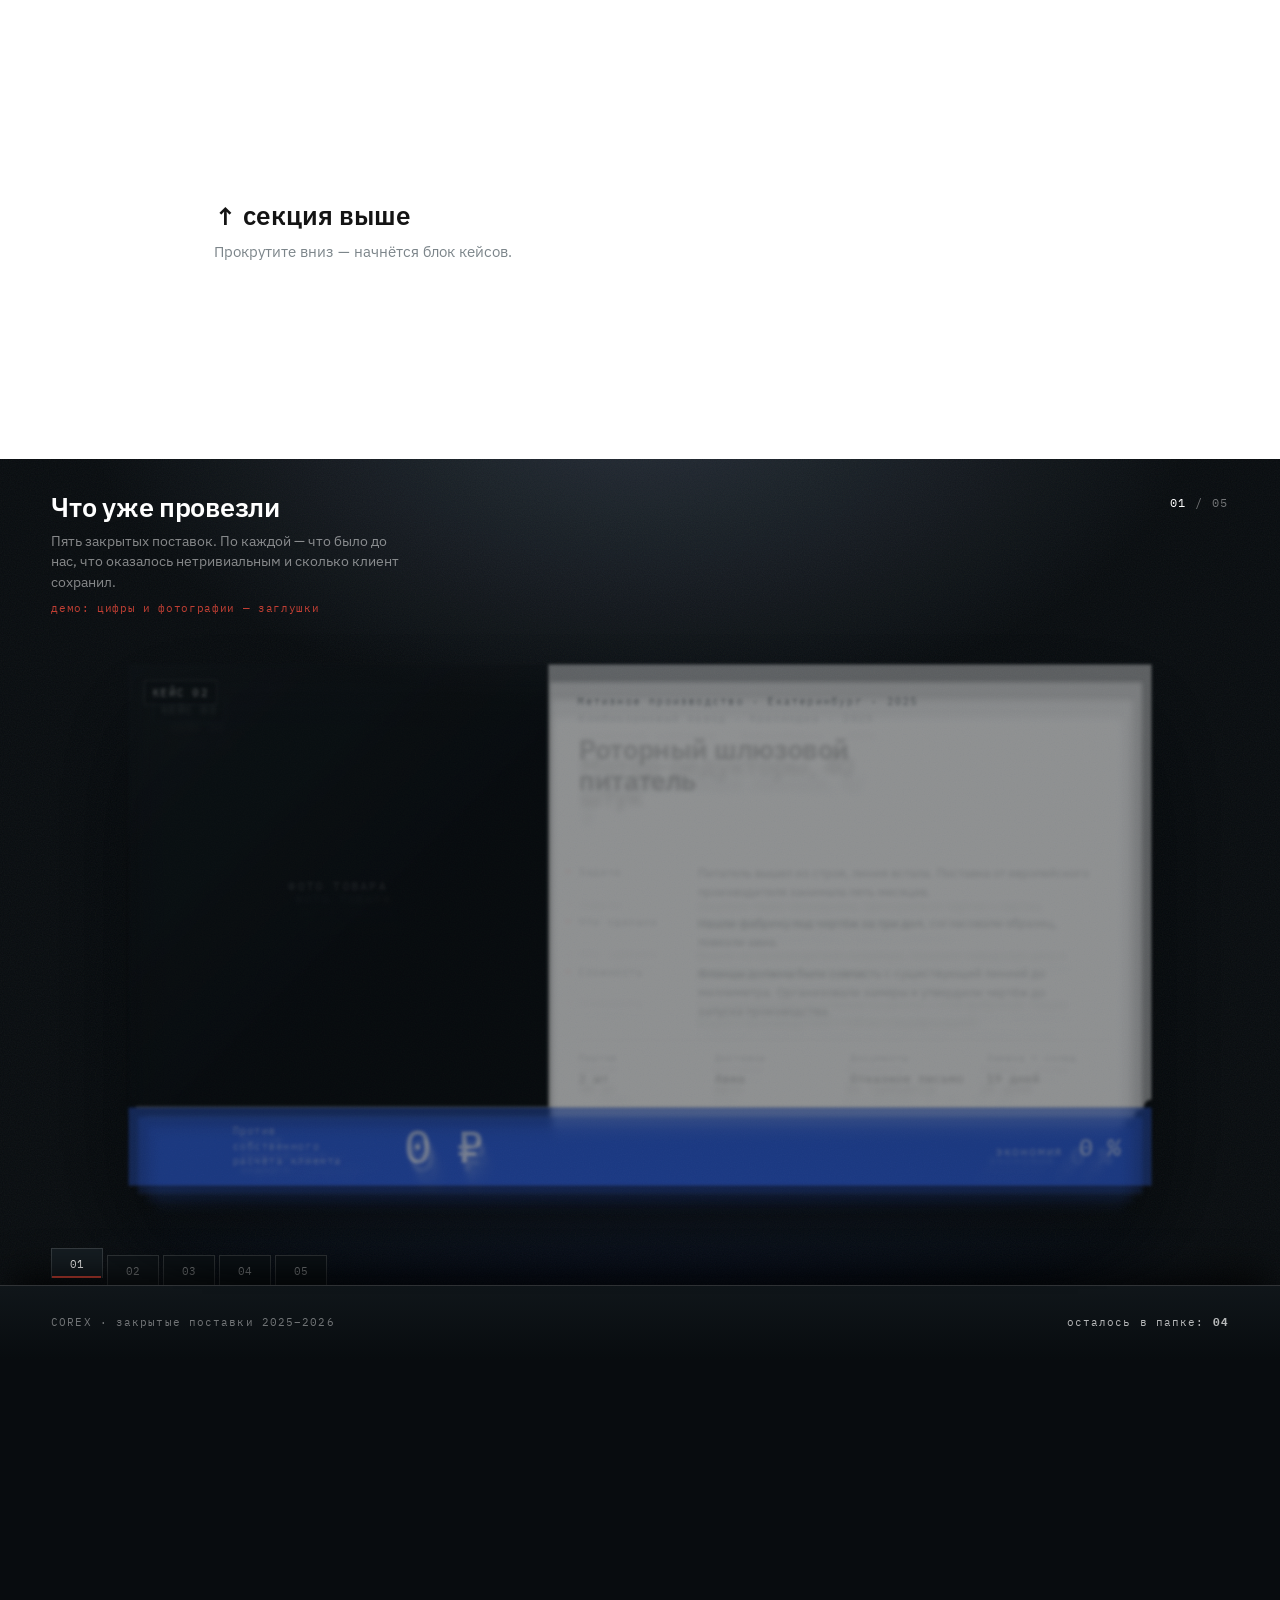
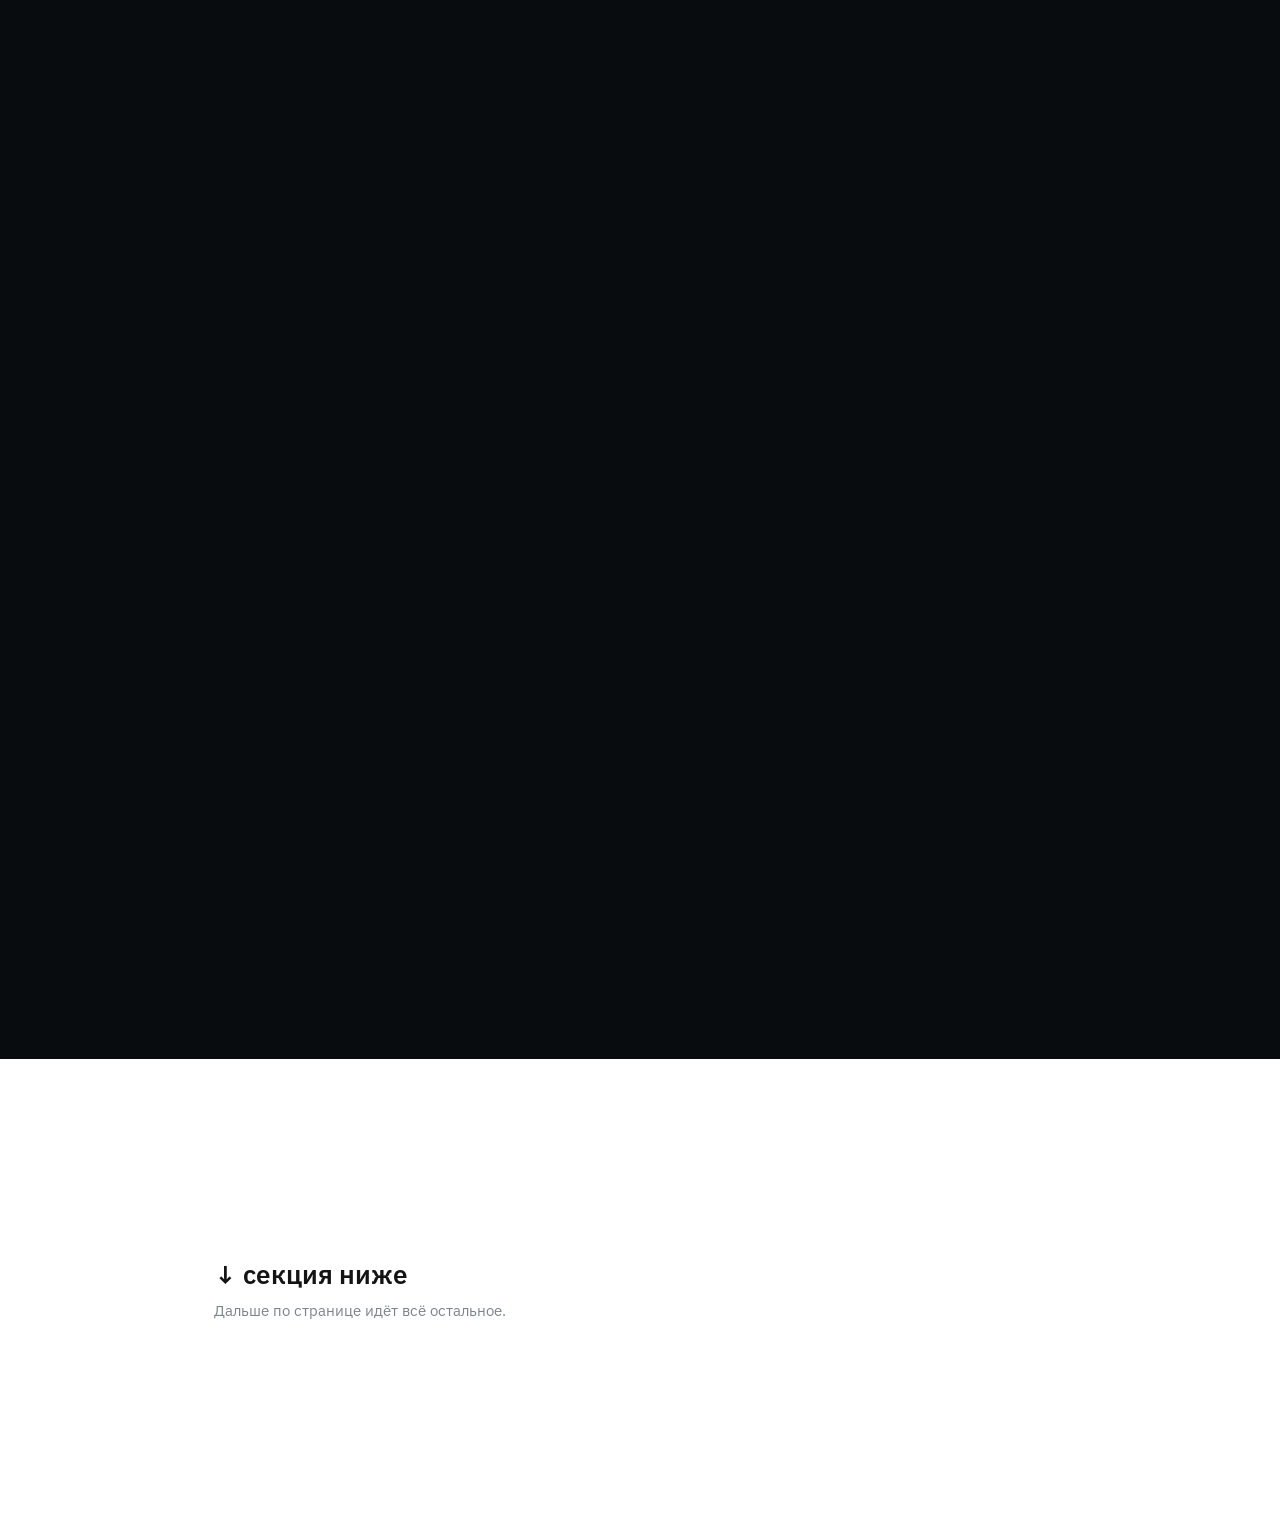
<file: docs/corex-cases-folder_1.html>
<!DOCTYPE html>
<html lang="ru">
<head>
<meta charset="utf-8">
<meta name="viewport" content="width=device-width,initial-scale=1">
<title>COREX — блок кейсов</title>
<link rel="preconnect" href="https://fonts.googleapis.com">
<link rel="preconnect" href="https://fonts.gstatic.com" crossorigin>
<link href="https://fonts.googleapis.com/css2?family=IBM+Plex+Mono:wght@400;500&family=IBM+Plex+Sans:wght@400;500;600&display=swap" rel="stylesheet">
<style>
:root{
  --e-out: cubic-bezier(.16,1,.3,1);
  --e-inout: cubic-bezier(.65,0,.35,1);
  --e-soft: cubic-bezier(.33,1,.68,1);
  --t-1:180ms; --t-2:360ms; --t-3:700ms; --t-4:1200ms;

  --ink:#141414;
  --paper:#ffffff;
  --table:#080C0F;
  --blue:#2F5FDE;
  --red:#E2483A;
  --muted:#5B6469;
  --hair:rgba(20,20,20,.14);
}
*{box-sizing:border-box}
html{scroll-behavior:auto}
body{
  margin:0; background:#fff; color:var(--ink);
  font-family:"IBM Plex Sans",system-ui,sans-serif;
  -webkit-font-smoothing:antialiased;
}
.mono{font-family:"IBM Plex Mono",ui-monospace,monospace;font-variant-numeric:tabular-nums}

/* ---------- обвязка, чтобы было куда скроллить ---------- */
.stub{max-width:900px;margin:0 auto;padding:22vh 24px;color:#7C858A;font-size:15px}
.stub b{display:block;color:var(--ink);font-size:26px;font-weight:600;margin-bottom:10px}

/* ---------- секция ---------- */
.cases{background:var(--table);color:#fff;position:relative}
.cases-track{height:600vh;position:relative}
.pin{position:sticky;top:0;height:100vh;height:100dvh;overflow:hidden}

.lamp{
  position:absolute;inset:0;pointer-events:none;
  background:
    radial-gradient(ellipse 70% 55% at 50% -6%, rgba(150,175,210,.20), transparent 62%),
    radial-gradient(ellipse 90% 60% at 50% 108%, rgba(47,95,222,.14), transparent 60%);
}
.grain{position:absolute;inset:0;pointer-events:none;opacity:.055;mix-blend-mode:overlay;
  background-image:url("data:image/svg+xml;utf8,<svg xmlns='http://www.w3.org/2000/svg' width='160' height='160'><filter id='n'><feTurbulence type='fractalNoise' baseFrequency='.85' numOctaves='3'/></filter><rect width='160' height='160' filter='url(%23n)'/></svg>")}

/* шапка секции */
.head{position:absolute;top:0;left:0;right:0;padding:30px clamp(20px,4vw,56px);
  display:flex;justify-content:space-between;align-items:flex-start;gap:20px;z-index:6}
.head h2{margin:0;font-size:clamp(20px,2.1vw,27px);font-weight:600;letter-spacing:-.01em}
.head p{margin:7px 0 0;font-size:13.5px;color:rgba(255,255,255,.5);max-width:44ch;line-height:1.5}
.demo-note{margin-top:9px;font-size:11px;letter-spacing:.06em;color:var(--red);opacity:.85}
.counter{font-size:12px;letter-spacing:.12em;color:rgba(255,255,255,.42);white-space:nowrap;padding-top:6px}
.counter .cur{color:#fff}

/* сцена */
.stage{position:absolute;inset:0;display:flex;align-items:center;justify-content:center}

/* документ */
.doc{position:absolute;left:50%;top:calc(50% - 22px);width:min(1060px,90vw);}
.doc-inner{
  transform:translate(-50%,-50%);
  will-change:transform,opacity,filter;
  background:var(--paper);color:var(--ink);
  height:clamp(400px,60vh,600px);
  display:flex;flex-direction:column;
  box-shadow:0 40px 90px -30px rgba(0,0,0,.85), 0 2px 0 rgba(0,0,0,.3);
}
.doc-body{flex:1;display:grid;grid-template-columns:41% 1fr;min-height:0}

/* фото */
.doc-photo{position:relative;overflow:hidden;background:#0E1316;border-right:1px solid var(--hair)}
.doc-photo-img{position:absolute;inset:0;background-size:cover;background-position:center;
  background-image:var(--img, none);will-change:transform}
.doc-photo-img::after{
  content:attr(data-slot);position:absolute;inset:0;display:flex;align-items:center;justify-content:center;
  font-family:"IBM Plex Mono",monospace;font-size:11px;letter-spacing:.14em;color:rgba(255,255,255,.3);
  background:
    linear-gradient(135deg,#12181C,#0A0E11 60%),
    repeating-linear-gradient(45deg,rgba(255,255,255,.03) 0 2px,transparent 2px 9px);
}
.doc-photo.has-img .doc-photo-img::after{display:none}
.doc-stamp{position:absolute;left:16px;top:16px;z-index:2;
  font-family:"IBM Plex Mono",monospace;font-size:10.5px;letter-spacing:.12em;
  color:#fff;background:rgba(8,12,15,.6);backdrop-filter:blur(4px);
  border:1px solid rgba(255,255,255,.22);padding:5px 8px}

/* данные */
.doc-data{padding:clamp(20px,2.4vw,34px);display:flex;flex-direction:column;min-height:0}
.doc-meta{font-size:11px;letter-spacing:.11em;color:var(--muted)}
.doc-title{margin:9px 0 0;font-size:clamp(20px,2.3vw,31px);line-height:1.14;font-weight:600;letter-spacing:-.015em;max-width:19ch}
.doc-fields{margin-top:auto;padding-top:16px;display:flex;flex-direction:column;gap:13px}
.field{display:grid;grid-template-columns:112px 1fr;gap:14px;align-items:start}
.field-l{font-size:11px;letter-spacing:.05em;color:var(--muted);padding-top:2px;position:relative}
.field-l::before{content:"";position:absolute;left:-14px;top:8px;width:6px;height:1px;background:var(--red)}
.field-t{font-size:13.4px;line-height:1.5;color:#2A3236;max-width:52ch}

/* спецстрока */
.spec{display:grid;grid-template-columns:repeat(4,1fr);gap:10px;margin-top:20px;
  border-top:1px solid var(--hair);padding-top:12px}
.spec div span{display:block;font-size:10px;letter-spacing:.08em;color:var(--muted);margin-bottom:4px}
.spec div b{font-size:12.5px;font-weight:500}

/* перфорация */
.perf{position:relative;height:0;border-top:1px dashed rgba(20,20,20,.3)}
.perf::before,.perf::after{content:"";position:absolute;top:-8px;width:16px;height:16px;
  border-radius:50%;background:var(--table)}
.perf::before{left:-8px}
.perf::after{right:-8px}

/* рельс результата */
.rail{position:relative;background:var(--blue);color:#fff;overflow:hidden;
  height:clamp(78px,9vh,102px);display:flex;align-items:center;
  padding:0 clamp(20px,2.4vw,34px);gap:clamp(16px,3vw,44px)}
.rail-fill{position:absolute;inset:0;background:var(--blue);transform-origin:left;transform:scaleX(0)}
.rail-bg{position:absolute;inset:0;background:#1B2E5E}
.rail>*{position:relative;z-index:2}
.rail-basis{font-size:11px;letter-spacing:.05em;color:rgba(255,255,255,.72);max-width:20ch;line-height:1.4}
.rail-num{font-size:clamp(27px,3.6vw,48px);font-weight:500;letter-spacing:-.02em;line-height:1;white-space:nowrap}
.rail-pct{margin-left:auto;font-size:13px;letter-spacing:.06em;color:rgba(255,255,255,.8);white-space:nowrap}
.rail-pct b{font-size:clamp(17px,1.9vw,25px);font-weight:500;color:#fff;margin-left:8px}

/* папка */
.folder{position:absolute;left:0;right:0;bottom:0;height:104px;z-index:8;pointer-events:none}
.folder-body{position:absolute;inset:auto 0 0 0;height:74px;
  background:linear-gradient(180deg,#10161A,#080C0F);
  border-top:1px solid rgba(255,255,255,.16);
  box-shadow:0 -18px 40px -10px rgba(0,0,0,.9)}
.folder-inner{position:absolute;inset:auto 0 0 0;height:74px;
  display:flex;align-items:center;justify-content:space-between;
  padding:0 clamp(20px,4vw,56px);font-size:11px;letter-spacing:.1em;color:rgba(255,255,255,.42)}
.folder-inner .rest{color:rgba(255,255,255,.7)}
.tabs{position:absolute;left:clamp(20px,4vw,56px);bottom:74px;display:flex;gap:4px;pointer-events:auto}
.tab{position:relative;width:52px;height:30px;background:#10161A;border:1px solid rgba(255,255,255,.14);
  border-bottom:none;color:rgba(255,255,255,.45);font-family:"IBM Plex Mono",monospace;font-size:11px;
  display:flex;align-items:center;justify-content:center;cursor:pointer;
  transition:transform var(--t-1) var(--e-soft),color var(--t-1) var(--e-soft),background var(--t-1) var(--e-soft)}
.tab:hover{color:#fff}
.tab .tabfill{position:absolute;left:0;bottom:0;height:2px;background:var(--red);width:0}
.tab.on{background:#161E23;color:#fff;transform:translateY(-7px)}
.tab:focus-visible{outline:2px solid var(--red);outline-offset:2px}

/* мобильная / reduced-motion раскладка */
.cases.static .cases-track{height:auto}
.cases.static .pin{position:static;height:auto;overflow:visible;padding-bottom:60px}
.cases.static .head{position:static;padding-bottom:8px}
.cases.static .stage{position:static;display:block;padding:0 clamp(16px,4vw,40px)}
.cases.static .doc{position:static;width:100%;margin:0 0 26px}
.cases.static .doc-inner{transform:none!important;opacity:1!important;filter:none!important;height:auto;box-shadow:0 20px 50px -25px rgba(0,0,0,.8)}
.cases.static .doc-photo-img{transform:none!important}
.cases.static .doc-body{grid-template-columns:1fr}
.cases.static .doc-photo{height:210px;border-right:none;border-bottom:1px solid var(--hair)}
.cases.static .rail-fill{transform:scaleX(1)!important}
.cases.static [data-line]{opacity:1!important;transform:none!important}
.cases.static .folder,.cases.static .counter{display:none}

@media (max-width:1000px){
  .doc-body{grid-template-columns:1fr}
  .doc-photo{display:none}
}
@media (prefers-reduced-motion:reduce){
  *{transition:none!important}
}
</style>
</head>
<body>

<div class="stub"><b>↑ секция выше</b>Прокрутите вниз — начнётся блок кейсов.</div>

<section class="cases" id="cases">
  <div class="cases-track">
    <div class="pin">
      <div class="lamp"></div>

      <div class="head">
        <div>
          <h2>Что уже провезли</h2>
          <p>Пять закрытых поставок. По каждой — что было до нас, что оказалось нетривиальным и сколько клиент сохранил.</p>
          <div class="demo-note mono">демо: цифры и фотографии — заглушки</div>
        </div>
        <div class="counter mono"><span class="cur" id="cur">01</span> / 05</div>
      </div>

      <div class="stage" id="stage"><!-- документы вставляются скриптом --></div>

      <div class="folder">
        <div class="tabs" id="tabs"></div>
        <div class="folder-body"></div>
        <div class="folder-inner mono">
          <span>COREX · закрытые поставки 2025–2026</span>
          <span class="rest">осталось в папке: <b id="rest">04</b></span>
        </div>
      </div>

      <div class="grain"></div>
    </div>
  </div>
</section>

<div class="stub"><b>↓ секция ниже</b>Дальше по странице идёт всё остальное.</div>

<script>
const CASES = [
  {
    title:"Алмазная пила по бетону",
    meta:"Строительство · Москва · 2025",
    stamp:"КЕЙС 01",
    img:"",
    fields:[
      ["Задача","Покупали у российского дилера по 480 000 ₽ за машину. Нужно было пять штук и годовой запас дисков."],
      ["Что сделали","Вышли на завод-производитель в Гуандуне, согласовали комплектацию под сеть 380 В, оформили декларацию соответствия."],
      ["Сложность","Фабрика не хотела менять штатный двигатель ради партии из пяти штук. Договорились, добавив в заказ расходники на год."]
    ],
    spec:[["Партия","5 шт"],["Доставка","Авто"],["Документы","Декларация ТР ТС"],["Заявка → склад","34 дня"]],
    basis:"Против цены дилера в России",
    value:412000, pct:31
  },
  {
    title:"Гидравлический пресс 100 тс",
    meta:"Метизное производство · Екатеринбург · 2025",
    stamp:"КЕЙС 02",
    img:"",
    fields:[
      ["Задача","Фабрику клиент нашёл сам, но три месяца не мог понять, как ввезти пресс официально и во сколько это встанет."],
      ["Что сделали","Забрали всё, что начинается после фабрики: расчёт, сертификация, контракт, таможня, доставка до цеха."],
      ["Сложность","Код ТН ВЭД, подобранный клиентом, давал пошлину вдвое выше. Пересобрали классификацию по фактическим характеристикам."]
    ],
    spec:[["Партия","1 шт"],["Доставка","Железная дорога"],["Документы","Сертификат ТР ТС"],["Заявка → склад","41 день"]],
    basis:"Против собственного расчёта клиента",
    value:1240000, pct:27
  },
  {
    title:"Роторный шлюзовой питатель",
    meta:"Комбикормовый завод · Краснодар · 2025",
    stamp:"КЕЙС 03",
    img:"",
    fields:[
      ["Задача","Питатель вышел из строя, линия встала. Поставка от европейского производителя занимала пять месяцев."],
      ["Что сделали","Нашли фабрику под чертёж за три дня, согласовали образец, повезли авиа."],
      ["Сложность","Фланцы должны были совпасть с существующей линией до миллиметра. Организовали замеры и утвердили чертёж до запуска производства."]
    ],
    spec:[["Партия","2 шт"],["Доставка","Авиа"],["Документы","Отказное письмо"],["Заявка → склад","19 дней"]],
    basis:"Против европейского аналога",
    value:358000, pct:24
  },
  {
    title:"Мотор-редукторы, 40 штук",
    meta:"Сервисная компания · Новосибирск · 2026",
    stamp:"КЕЙС 04",
    img:"",
    fields:[
      ["Задача","Закупали через посредника. Цена росла от партии к партии, состав затрат клиенту не раскрывали."],
      ["Что сделали","Вышли на производителя напрямую, показали заводскую цену и разложили расчёт по строкам."],
      ["Сложность","У посредника был эксклюзив на регион с этой фабрикой. Нашли второго производителя с той же спецификацией."]
    ],
    spec:[["Партия","40 шт"],["Доставка","Авто"],["Документы","Не требуются"],["Заявка → склад","28 дней"]],
    basis:"Против закупки через посредника",
    value:690000, pct:29
  },
  {
    title:"Упаковочная линия, б/у",
    meta:"Пищевое производство · Казань · 2026",
    stamp:"КЕЙС 05",
    img:"",
    fields:[
      ["Задача","Подходящая линия нашлась только бывшая в употреблении, а такое оборудование возить берутся немногие."],
      ["Что сделали","Осмотрели линию на месте, зафиксировали состояние, оформили ввоз бывшего в употреблении оборудования."],
      ["Сложность","Б/у технике нужно подтверждать состав и год выпуска. Документы собирали у прежнего владельца через нашего человека в Китае."]
    ],
    spec:[["Партия","1 линия"],["Доставка","Море"],["Документы","Декларация ТР ТС"],["Заявка → склад","52 дня"]],
    basis:"Против новой линии в наличии в РФ",
    value:1850000, pct:38
  }
];

const stage = document.getElementById('stage');
const tabsEl = document.getElementById('tabs');
const N = CASES.length;

CASES.forEach((c,i)=>{
  const el = document.createElement('div');
  el.className='doc';
  el.style.zIndex = String(20 - i);
  el.innerHTML = `
    <div class="doc-inner">
      <div class="doc-body">
        <div class="doc-photo${c.img?' has-img':''}">
          <div class="doc-stamp mono">${c.stamp}</div>
          <div class="doc-photo-img" data-slot="ФОТО ТОВАРА" style="${c.img?`--img:url('${c.img}')`:''}"></div>
        </div>
        <div class="doc-data">
          <div class="doc-meta mono">${c.meta}</div>
          <h3 class="doc-title" data-line="0">${c.title}</h3>
          <div class="doc-fields">
            ${c.fields.map((f,j)=>`
              <div class="field" data-line="${j+1}">
                <div class="field-l mono">${f[0]}</div>
                <div class="field-t">${f[1]}</div>
              </div>`).join('')}
          </div>
          <div class="spec mono" data-line="4">
            ${c.spec.map(s=>`<div><span>${s[0]}</span><b>${s[1]}</b></div>`).join('')}
          </div>
        </div>
      </div>
      <div class="perf"></div>
      <div class="rail">
        <div class="rail-bg"></div>
        <div class="rail-fill"></div>
        <div class="rail-basis mono">${c.basis}</div>
        <div class="rail-num mono">0 ₽</div>
        <div class="rail-pct mono">экономия <b>0 %</b></div>
      </div>
    </div>`;
  stage.appendChild(el);

  const t = document.createElement('button');
  t.className='tab'; t.type='button';
  t.innerHTML = `0${i+1}<span class="tabfill"></span>`;
  t.addEventListener('click',()=>jumpTo(i));
  tabsEl.appendChild(t);
});

const section = document.getElementById('cases');
const track = section.querySelector('.cases-track');
const docs = [...stage.querySelectorAll('.doc')].map((root,i)=>({
  root,
  inner: root.querySelector('.doc-inner'),
  photo: root.querySelector('.doc-photo-img'),
  fill:  root.querySelector('.rail-fill'),
  num:   root.querySelector('.rail-num'),
  pct:   root.querySelector('.rail-pct b'),
  lines: [...root.querySelectorAll('[data-line]')],
  data:  CASES[i]
}));
const tabs = [...tabsEl.querySelectorAll('.tab')];
const curEl = document.getElementById('cur');
const restEl = document.getElementById('rest');

const reduced = matchMedia('(prefers-reduced-motion: reduce)').matches;
const narrow  = matchMedia('(max-width: 900px)').matches;

const cl  = v => v<0?0:v>1?1:v;
const exp = t => t>=1?1:1-Math.pow(2,-10*t);
const fmt = n => Math.round(n).toString().replace(/\B(?=(\d{3})+(?!\d))/g,'\u2009');

const LEAD = .05;
let target = 0, p = 0, lastIdx = -1;

function measure(){
  const r = track.getBoundingClientRect();
  const total = track.offsetHeight - window.innerHeight;
  target = cl(-r.top / total);
}

function jumpTo(i){
  const total = track.offsetHeight - window.innerHeight;
  const q = (i + .45) / N;
  const pp = LEAD + q * (1 - LEAD);
  window.scrollTo({ top: track.offsetTop + pp * total, behavior:'smooth' });
}

function render(){
  const q = cl((p - LEAD) / (1 - LEAD));
  const f = q * N;
  const idx = Math.min(N - 1, Math.floor(f));
  const local = Math.min(1, f - idx);
  const last = idx === N - 1;

  docs.forEach((d,i)=>{
    if(i < idx){
      d.inner.style.opacity = 0;
      d.inner.style.transform = 'translate(-50%,-50%) translateY(-190px) scale(1.03)';
      d.inner.style.filter = 'blur(12px)';
      return;
    }
    if(i > idx){
      const k = i - idx;
      d.inner.style.opacity = (.34 * Math.pow(.55, k - 1)).toFixed(3);
      d.inner.style.transform = `translate(-50%,-50%) translateY(${38 + (k-1)*13}px) scale(${(.965 - (k-1)*.018).toFixed(3)})`;
      d.inner.style.filter = `blur(${1.5 + (k-1)}px)`;
      d.photo.style.transform = 'scale(1.09)';
      return;
    }

    // активный документ
    const tin  = exp(cl(local / .22));
    const tout = last ? 0 : exp(cl((local - .84) / .16));

    const ty    = (38 * (1 - tin)) + (-190 * tout);
    const sc    = (.965 + .035 * tin) + (.03 * tout);
    const op    = (.34 + .66 * tin) * (1 - tout);
    const bl    = (1.5 * (1 - tin)) + (12 * tout);

    d.inner.style.opacity = op.toFixed(3);
    d.inner.style.transform = `translate(-50%,-50%) translateY(${ty.toFixed(1)}px) scale(${sc.toFixed(4)})`;
    d.inner.style.filter = bl > .05 ? `blur(${bl.toFixed(2)}px)` : 'none';
    d.photo.style.transform = `scale(${(1.09 - .09 * local).toFixed(4)})`;

    const tr = exp(cl((local - .12) / .30));
    d.fill.style.transform = `scaleX(${tr.toFixed(4)})`;

    const tn = exp(cl((local - .14) / .32));
    d.num.textContent = fmt(d.data.value * tn) + ' ₽';
    d.pct.textContent = Math.round(d.data.pct * tn) + ' %';

    d.lines.forEach((ln,j)=>{
      const tl = exp(cl((local - .10 - j * .045) / .28));
      ln.style.opacity = tl.toFixed(3);
      ln.style.transform = `translateY(${((1 - tl) * 16).toFixed(1)}px)`;
    });
  });

  tabs.forEach((t,i)=>{
    t.classList.toggle('on', i === idx);
    t.querySelector('.tabfill').style.width = i === idx ? (local * 100).toFixed(1) + '%' : (i < idx ? '100%' : '0%');
  });

  if(idx !== lastIdx){
    lastIdx = idx;
    curEl.textContent = '0' + (idx + 1);
    restEl.textContent = '0' + (N - idx - 1);
  }
}

function frame(){
  p += (target - p) * 0.09;
  render();
  requestAnimationFrame(frame);
}

if(reduced || narrow){
  section.classList.add('static');
}else{
  addEventListener('scroll', measure, {passive:true});
  addEventListener('resize', measure);
  measure(); p = target; render();
  requestAnimationFrame(frame);
}
</script>
</body>
</html>
</file>
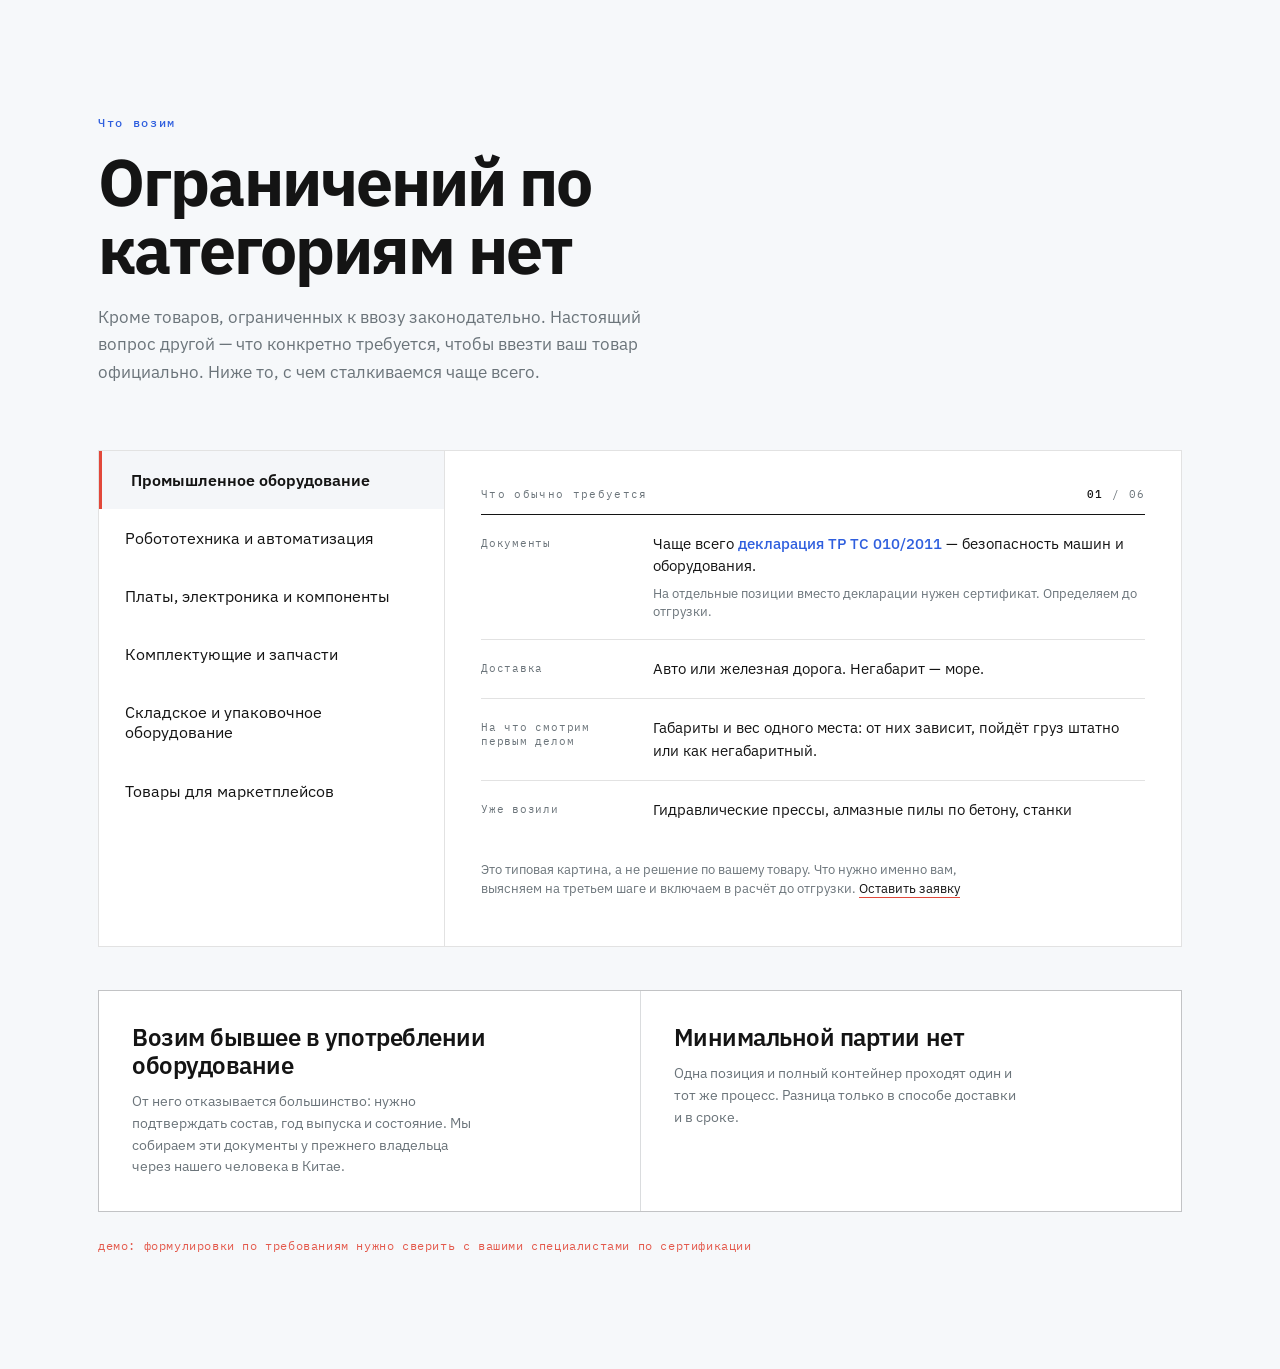
<file: docs/corex-chto-vozim_1.html>
<!DOCTYPE html>
<html lang="ru">
<head>
<meta charset="utf-8">
<meta name="viewport" content="width=device-width,initial-scale=1">
<title>COREX — блок «Что возим»</title>
<link rel="preconnect" href="https://fonts.googleapis.com">
<link rel="preconnect" href="https://fonts.gstatic.com" crossorigin>
<link href="https://fonts.googleapis.com/css2?family=IBM+Plex+Mono:wght@400;500&family=IBM+Plex+Sans:wght@400;500;600;700&display=swap" rel="stylesheet">
<style>
:root{
  --e-out:cubic-bezier(.16,1,.3,1);
  --e-soft:cubic-bezier(.33,1,.68,1);
  --t-1:180ms; --t-2:360ms; --t-3:700ms;

  --ink:#141414;
  --muted:#6B747A;
  --bg:#F6F8FA;
  --paper:#fff;
  --blue:#2F5FDE;      /* данные */
  --red:#E2483A;       /* активное состояние */
  --hair:rgba(20,20,20,.12);
}
*{box-sizing:border-box}
body{margin:0;background:var(--bg);color:var(--ink);
  font-family:"IBM Plex Sans",system-ui,sans-serif;-webkit-font-smoothing:antialiased}
.mono{font-family:"IBM Plex Mono",ui-monospace,monospace;font-variant-numeric:tabular-nums}

.wrap{max-width:1180px;margin:0 auto;padding:clamp(64px,9vw,130px) clamp(20px,4vw,48px)}

.eyebrow{font-size:12px;letter-spacing:.14em;color:var(--blue);font-weight:500;margin-bottom:18px}
h2{margin:0;font-size:clamp(34px,5.2vw,66px);line-height:1.02;letter-spacing:-.03em;font-weight:700;max-width:16ch}
.lede{margin:20px 0 0;font-size:clamp(15px,1.35vw,17.5px);line-height:1.6;color:var(--muted);max-width:58ch}

/* ---- картотека ---- */
.board{margin-top:clamp(38px,5vw,64px);display:grid;grid-template-columns:minmax(240px,32%) 1fr;
  gap:0;background:var(--paper);border:1px solid var(--hair)}

.cats{list-style:none;margin:0;padding:0;border-right:1px solid var(--hair)}
.cat{position:relative;display:block;width:100%;text-align:left;background:none;border:0;
  border-bottom:1px solid var(--hair);padding:19px 22px 19px 26px;cursor:pointer;
  font:inherit;font-size:15.5px;line-height:1.3;color:var(--ink);
  transition:background var(--t-1) var(--e-soft),padding-left var(--t-1) var(--e-soft)}
.cats .cat:last-child{border-bottom:none}
.cat::before{content:"";position:absolute;left:0;top:0;bottom:0;width:3px;background:var(--red);
  transform:scaleY(0);transform-origin:top;transition:transform 260ms var(--e-out)}
.cat:hover{background:#FAFBFC}
.cat.on{background:#F4F6F9;font-weight:600;padding-left:32px}
.cat.on::before{transform:scaleY(1)}
.cat:focus-visible{outline:2px solid var(--blue);outline-offset:-3px}

/* ---- панель ---- */
.panel{padding:clamp(24px,2.8vw,40px);display:flex;flex-direction:column;min-height:400px}
.panel-top{display:flex;justify-content:space-between;align-items:baseline;gap:16px;
  padding-bottom:14px;position:relative}
.panel-top::after{content:"";position:absolute;left:0;right:0;bottom:0;height:1px;background:var(--ink);
  transform:scaleX(0);transform-origin:left;transition:transform 620ms var(--e-out)}
.panel.in .panel-top::after{transform:scaleX(1)}
.panel-lbl{font-size:11px;letter-spacing:.12em;color:var(--muted)}
.panel-idx{font-size:11px;letter-spacing:.12em;color:var(--muted)}
.panel-idx b{color:var(--ink);font-weight:500}

.rows{margin:0;padding:0;list-style:none;flex:1}
.row{display:grid;grid-template-columns:150px 1fr;gap:22px;align-items:start;
  padding:18px 0;border-bottom:1px solid var(--hair)}
.row:last-child{border-bottom:none}
.row dt{font-size:11px;letter-spacing:.07em;color:var(--muted);padding-top:3px}
.row dd{margin:0;font-size:14.5px;line-height:1.55;max-width:56ch}
.row dd .hi{color:var(--blue);font-weight:500}
.row dd small{display:block;margin-top:6px;font-size:12.5px;color:var(--muted);line-height:1.5}

.panel-foot{margin-top:20px;font-size:12.5px;color:var(--muted);line-height:1.5;max-width:60ch}
.panel-foot a{color:var(--ink);text-decoration:none;border-bottom:1px solid var(--red);
  padding-bottom:1px;white-space:nowrap}

/* анимация подмены */
.anim{opacity:0;transform:translateY(14px);filter:blur(5px)}
.panel.in .anim{opacity:1;transform:none;filter:blur(0);
  transition:opacity 520ms var(--e-out),transform 520ms var(--e-out),filter 520ms var(--e-out);
  transition-delay:var(--d,0ms)}
.panel.out .anim{opacity:0;transform:translateY(-10px);filter:blur(4px);
  transition:opacity 170ms var(--e-soft),transform 170ms var(--e-soft),filter 170ms var(--e-soft)}
.panel.out .panel-top::after{transform:scaleX(0);transition:transform 170ms var(--e-soft)}

/* ---- два отличия ---- */
.claims{margin-top:clamp(28px,3.4vw,46px);display:grid;grid-template-columns:1fr 1fr;gap:1px;
  background:var(--hair);border:1px solid var(--hair)}
.claim{background:var(--paper);padding:clamp(22px,2.6vw,34px)}
.claim h3{margin:0;font-size:clamp(19px,1.9vw,25px);line-height:1.15;letter-spacing:-.02em;font-weight:600}
.claim p{margin:11px 0 0;font-size:14px;line-height:1.55;color:var(--muted);max-width:44ch}

.note{margin-top:26px;font-size:12px;letter-spacing:.05em;color:var(--red);opacity:.9}

/* появление секции */
.rev{opacity:0;transform:translateY(20px)}
.rev.shown{opacity:1;transform:none;
  transition:opacity var(--t-3) var(--e-out),transform var(--t-3) var(--e-out);
  transition-delay:var(--d,0ms)}

@media (max-width:860px){
  .board{grid-template-columns:1fr}
  .cats{border-right:none;border-bottom:1px solid var(--hair);display:flex;overflow-x:auto;
    scrollbar-width:none}
  .cats::-webkit-scrollbar{display:none}
  .cat{border-bottom:none;border-right:1px solid var(--hair);white-space:nowrap;
    padding:15px 18px!important;font-size:14px}
  .cat::before{top:auto;bottom:0;left:0;right:0;width:auto;height:3px;
    transform:scaleX(0);transform-origin:left;transition:transform 260ms var(--e-out)}
  .cat.on::before{transform:scaleX(1)}
  .panel{min-height:0}
  .row{grid-template-columns:1fr;gap:7px}
  .claims{grid-template-columns:1fr}
}
@media (prefers-reduced-motion:reduce){
  .anim,.rev{opacity:1!important;transform:none!important;filter:none!important}
  .panel-top::after{transform:scaleX(1)!important}
  *{transition-duration:1ms!important}
}
</style>
</head>
<body>

<section class="wrap">
  <div class="eyebrow mono rev">Что возим</div>
  <h2 class="rev" style="--d:60ms">Ограничений по категориям нет</h2>
  <p class="lede rev" style="--d:120ms">Кроме товаров, ограниченных к ввозу законодательно. Настоящий вопрос другой — что конкретно требуется, чтобы ввезти ваш товар официально. Ниже то, с чем сталкиваемся чаще всего.</p>

  <div class="board rev" style="--d:180ms">
    <ul class="cats" id="cats" role="tablist"></ul>
    <div class="panel" id="panel"></div>
  </div>

  <div class="claims rev" style="--d:240ms">
    <div class="claim">
      <h3>Возим бывшее в употреблении оборудование</h3>
      <p>От него отказывается большинство: нужно подтверждать состав, год выпуска и состояние. Мы собираем эти документы у прежнего владельца через нашего человека в Китае.</p>
    </div>
    <div class="claim">
      <h3>Минимальной партии нет</h3>
      <p>Одна позиция и полный контейнер проходят один и тот же процесс. Разница только в способе доставки и в сроке.</p>
    </div>
  </div>

  <div class="note mono">демо: формулировки по требованиям нужно сверить с вашими специалистами по сертификации</div>
</section>

<script>
const CATS = [
  {
    name:"Промышленное оборудование",
    docs:"Чаще всего <span class='hi'>декларация ТР ТС 010/2011</span> — безопасность машин и оборудования.",
    docsNote:"На отдельные позиции вместо декларации нужен сертификат. Определяем до отгрузки.",
    ship:"Авто или железная дорога. Негабарит — море.",
    watch:"Габариты и вес одного места: от них зависит, пойдёт груз штатно или как негабаритный.",
    seen:"Гидравлические прессы, алмазные пилы по бетону, станки"
  },
  {
    name:"Робототехника и автоматизация",
    docs:"Обычно <span class='hi'>ТР ТС 010</span> плюс <span class='hi'>ТР ТС 020</span> по электромагнитной совместимости.",
    docsNote:"Если есть силовая часть на 220 В — добавляется ТР ТС 004 по низковольтному оборудованию.",
    ship:"Авиа или авто — товар дорогой, простой обходится дороже фрахта.",
    watch:"Комплектность поставки и напряжение питания. Часть комплекта фабрики отгружают отдельно.",
    seen:"Манипуляторы, линии автоматической подачи, контроллеры"
  },
  {
    name:"Платы, электроника и компоненты",
    docs:"<span class='hi'>ТР ТС 020</span> и <span class='hi'>ТР ТС 004</span>. На компоненты без самостоятельной функции обычно достаточно отказного письма.",
    docsNote:"Если внутри есть радиомодуль или шифрование — отдельно нужна нотификация ФСБ. Её проще получить до отгрузки, чем объясняться на границе.",
    ship:"Авиа. Вес небольшой, срок 4–7 дней.",
    watch:"Есть ли беспроводной модуль. Это первое, что выясняем: от ответа зависит и срок, и пакет документов.",
    seen:"Платы управления, датчики, силовые модули"
  },
  {
    name:"Комплектующие и запчасти",
    docs:"Чаще всего <span class='hi'>сертификация не требуется</span> — оформляем отказное письмо.",
    docsNote:"Запчасть без самостоятельной функции под технические регламенты не подпадает. Но это надо подтвердить документом, а не словами.",
    ship:"Авто. При срочном ремонте — авиа.",
    watch:"Код ТН ВЭД и привязка к конкретной модели оборудования. Ошибка в коде — самая частая причина переплаты по пошлине.",
    seen:"Шлюзовые питатели, мотор-редукторы, узлы к линиям"
  },
  {
    name:"Складское и упаковочное оборудование",
    docs:"<span class='hi'>ТР ТС 010</span>. Для подъёмной техники список расширяется.",
    docsNote:"Бывшее в употреблении оформляется иначе, чем новое: нужно подтвердить год выпуска и состояние.",
    ship:"Море или железная дорога — объёмный груз, срок 25–30 дней.",
    watch:"Новое или б/у. От этого зависит и пакет документов, и таможенная стоимость.",
    seen:"Упаковочные линии, конвейеры, стеллажные системы"
  },
  {
    name:"Товары для маркетплейсов",
    docs:"Зависит от товара: <span class='hi'>ТР ТС 007, 017, 005</span> — детские товары, лёгкая промышленность, упаковка.",
    docsNote:"Отдельно проверяем, попадает ли товар под обязательную маркировку «Честный знак»: это влияет и на срок, и на то, что нужно согласовать с фабрикой заранее.",
    ship:"Авто или железная дорога.",
    watch:"Маркировка и упаковка. Их согласуем с фабрикой до производства, чтобы не переупаковывать партию в России.",
    seen:"Товарные партии под собственный бренд"
  }
];

const catsEl = document.getElementById('cats');
const panel  = document.getElementById('panel');
let active = -1, busy = false;

CATS.forEach((c,i)=>{
  const li = document.createElement('li');
  const b = document.createElement('button');
  b.className='cat'; b.type='button'; b.textContent=c.name;
  b.setAttribute('role','tab');
  b.addEventListener('click',()=>select(i));
  b.addEventListener('keydown',e=>{
    if(e.key==='ArrowDown'||e.key==='ArrowRight'){e.preventDefault();focusCat((i+1)%CATS.length)}
    if(e.key==='ArrowUp'||e.key==='ArrowLeft'){e.preventDefault();focusCat((i-1+CATS.length)%CATS.length)}
  });
  li.appendChild(b); catsEl.appendChild(li);
});
const btns = [...catsEl.querySelectorAll('.cat')];
function focusCat(i){ btns[i].focus(); select(i); }

function markup(c,i){
  return `
  <div class="panel-top">
    <div class="panel-lbl mono anim" style="--d:0ms">Что обычно требуется</div>
    <div class="panel-idx mono anim" style="--d:0ms"><b>0${i+1}</b> / 06</div>
  </div>
  <dl class="rows">
    <div class="row anim" style="--d:70ms">
      <dt class="mono">Документы</dt>
      <dd>${c.docs}<small>${c.docsNote}</small></dd>
    </div>
    <div class="row anim" style="--d:140ms">
      <dt class="mono">Доставка</dt>
      <dd>${c.ship}</dd>
    </div>
    <div class="row anim" style="--d:210ms">
      <dt class="mono">На что смотрим первым делом</dt>
      <dd>${c.watch}</dd>
    </div>
    <div class="row anim" style="--d:280ms">
      <dt class="mono">Уже возили</dt>
      <dd>${c.seen}</dd>
    </div>
  </dl>
  <p class="panel-foot anim" style="--d:350ms">Это типовая картина, а не решение по вашему товару. Что нужно именно вам, выясняем на третьем шаге и включаем в расчёт до отгрузки. <a href="#">Оставить заявку</a></p>`;
}

function select(i){
  if(i===active||busy) return;
  const first = active === -1;
  active = i;
  btns.forEach((b,j)=>b.classList.toggle('on', j===i));

  const paint = ()=>{
    panel.className='panel';
    panel.innerHTML = markup(CATS[i], i);
    void panel.offsetWidth;
    panel.classList.add('in');
    busy=false;
  };

  if(first){ paint(); return; }
  busy=true;
  panel.classList.remove('in'); panel.classList.add('out');
  setTimeout(paint,170);
}

select(0);

const io = new IntersectionObserver((es,o)=>{
  es.forEach(e=>{ if(e.isIntersecting){ e.target.classList.add('shown'); o.unobserve(e.target); } });
},{threshold:.18, rootMargin:'0px 0px -8% 0px'});
document.querySelectorAll('.rev').forEach(el=>io.observe(el));
</script>
</body>
</html>
</file>
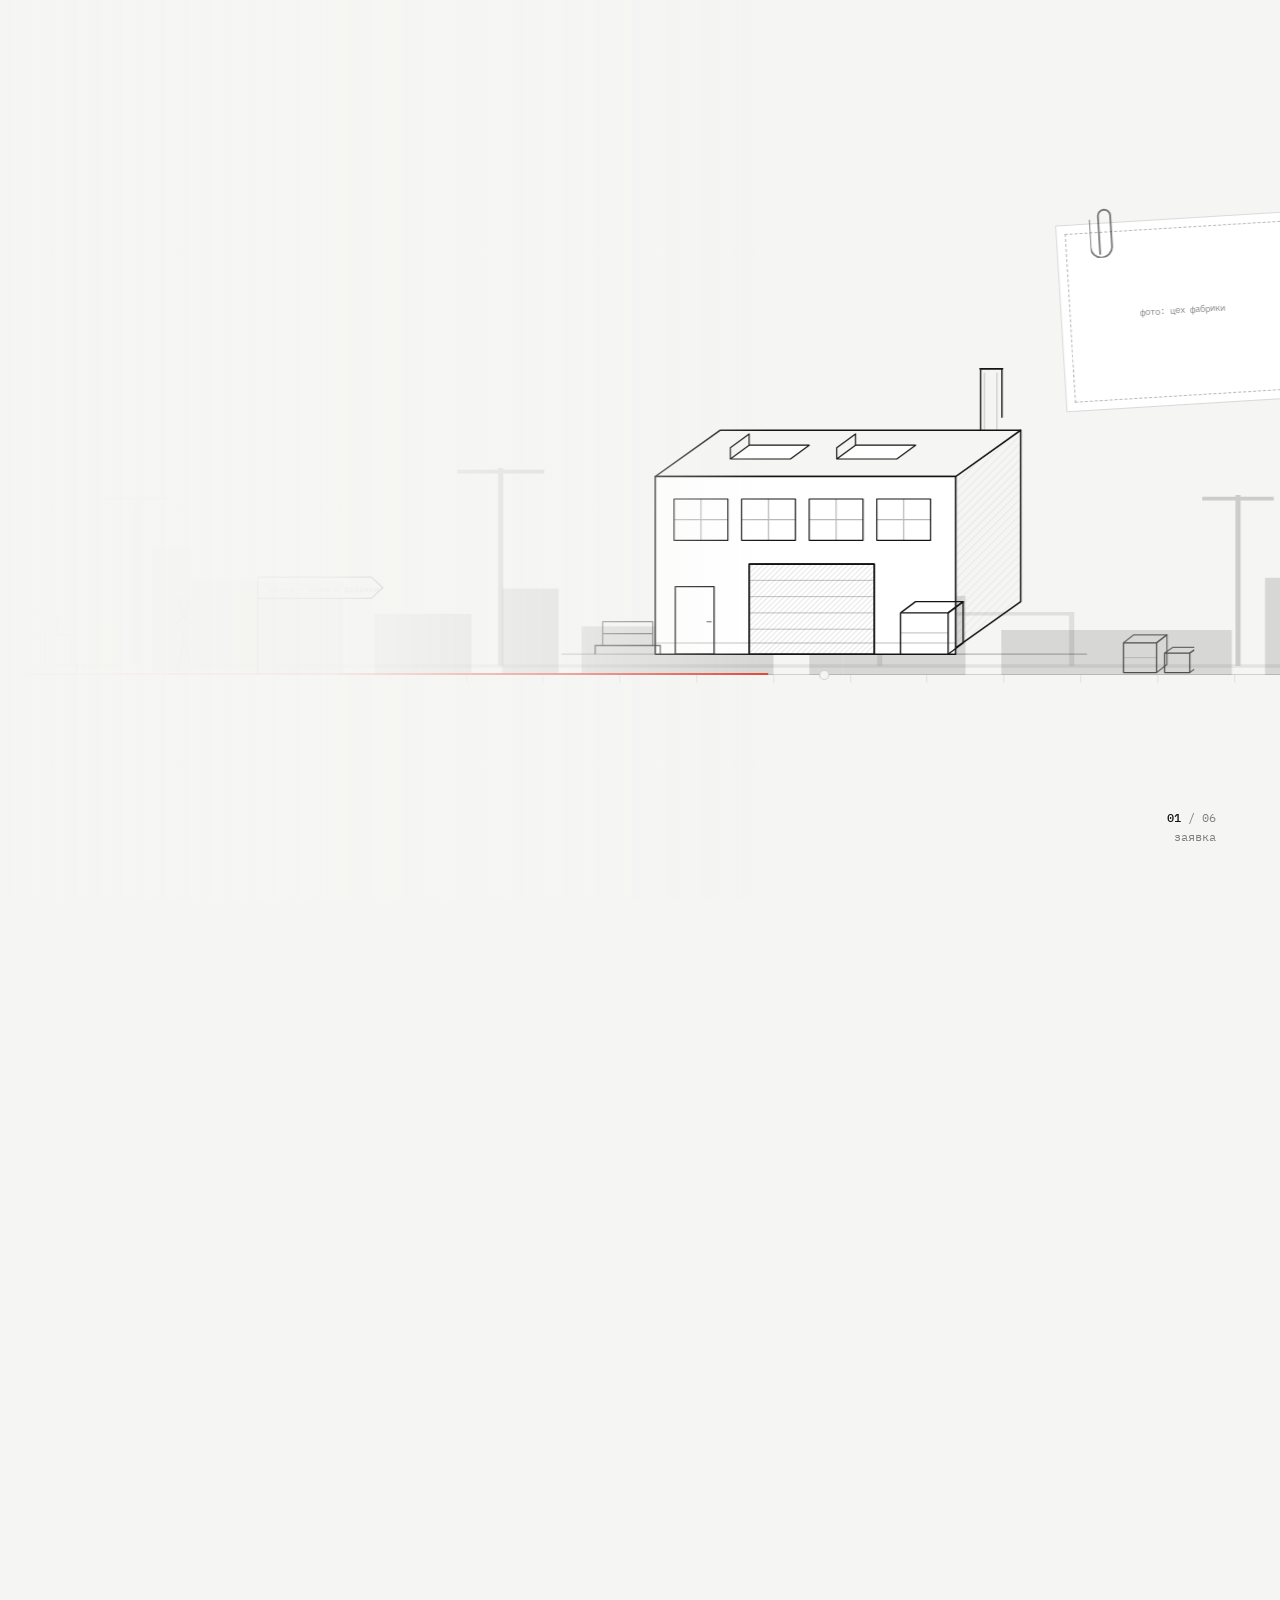
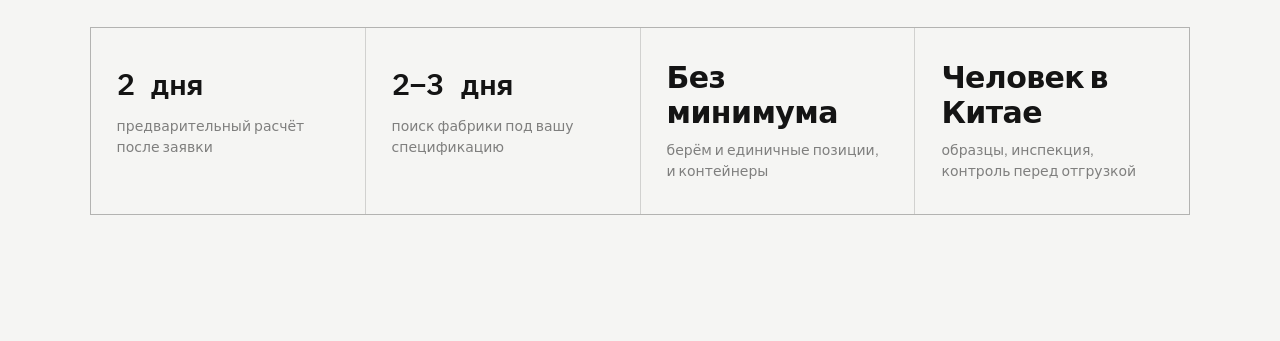
<file: docs/hero-panorama-reference.html>
<!DOCTYPE html>
<html lang="ru">
<head>
<meta charset="utf-8">
<meta name="viewport" content="width=device-width, initial-scale=1">
<title>COREX — хиро, горизонтальная панорама</title>
<link rel="preconnect" href="https://fonts.googleapis.com">
<link rel="preconnect" href="https://fonts.gstatic.com" crossorigin>
<link href="https://fonts.googleapis.com/css2?family=Archivo:wght@400;500;600;700&family=IBM+Plex+Mono:wght@400;500&display=swap" rel="stylesheet">
<style>
:root{
  --paper:#F5F5F3;
  --ink:#141414;
  --red:#E2483A;
  --blue:#2F5FDE;
  --hair:rgba(20,20,20,.16);
  --mute:rgba(20,20,20,.52);

  --e-out:cubic-bezier(.16,1,.3,1);
  --e-inout:cubic-bezier(.65,0,.35,1);
  --e-soft:cubic-bezier(.33,1,.68,1);
  --t-1:180ms; --t-2:360ms; --t-3:700ms;

  --ground:25vh;
  --cam:0;
  --baseY:-52%;
}

*{box-sizing:border-box}
html,body{margin:0;padding:0}
body{
  background:var(--paper);
  color:var(--ink);
  font-family:'Archivo',system-ui,sans-serif;
  overflow-x:hidden;
  -webkit-font-smoothing:antialiased;
}
.mono{font-family:'IBM Plex Mono',ui-monospace,monospace;font-variant-numeric:tabular-nums}
.defs{position:absolute;width:0;height:0;overflow:hidden}

/* ────────────── дорожка и сцена ────────────── */
.hero-track{height:700vh;position:relative}
.pin{position:sticky;top:0;height:100vh;height:100dvh;overflow:hidden}

.scene{position:absolute;inset:0}
.layer{position:absolute;left:0;bottom:0;will-change:transform}

.far{
  height:20vh;bottom:var(--ground);width:280vw;
  transform:translate3d(calc(-100vw * var(--cam) * .28),0,0);
  opacity:.13;
}
.mid{
  height:26vh;bottom:var(--ground);width:460vw;
  transform:translate3d(calc(-100vw * var(--cam) * .62),0,0);
  opacity:.22;
}
.near{
  top:0;height:100%;width:600vw;
  transform:translate3d(calc(-100vw * var(--cam)),0,0);
}
.far svg,.mid svg{display:block;width:100%;height:100%}

/* линия маршрута */
.road{position:absolute;left:0;bottom:var(--ground);width:600vw;height:1px;background:var(--hair)}
.road-ticks{
  position:absolute;left:0;bottom:calc(var(--ground) - 8px);width:600vw;height:8px;
  background:repeating-linear-gradient(90deg,var(--hair) 0 1px,transparent 1px 6vw);
  opacity:.5;
}
.road-done{
  position:absolute;left:0;bottom:var(--ground);height:2px;background:var(--red);
  width:calc(100vw * var(--cam) + 60vw);
}

/* станция */
.station{position:absolute;top:0;height:100%;width:100vw}
.station-art{
  position:absolute;bottom:var(--ground);left:60vw;transform:translateX(-50%);
  width:min(44vw,600px);
}
.station-art svg{display:block;width:100%;height:auto}
.node{
  position:absolute;bottom:calc(var(--ground) - 5px);left:60vw;
  width:10px;height:10px;margin-left:-5px;border-radius:50%;
  background:var(--paper);border:1.5px solid var(--hair);
  transition:background var(--t-2) var(--e-out),border-color var(--t-2) var(--e-out);
}
.node.on{background:var(--red);border-color:var(--red)}

/* реквизит между станциями */
.props{position:absolute;inset:0}
.prop{position:absolute;bottom:var(--ground);transform:translateX(-50%)}
.prop svg{display:block;width:100%;height:auto}

/* приколотая фотография */
.photo{position:absolute;left:var(--x);width:var(--w,19vw);transform:translateX(-50%) rotate(var(--rot,-3deg))}
.photo-inner{background:#fff;border:1px solid var(--hair);padding:.6vw}
.photo img{display:block;width:100%;aspect-ratio:4/3;object-fit:cover}
.photo-slot{
  aspect-ratio:4/3;border:1px dashed rgba(20,20,20,.3);
  display:flex;align-items:center;justify-content:center;text-align:center;padding:0 1vw;
  font-family:'IBM Plex Mono',monospace;font-size:clamp(9px,.72vw,13px);line-height:1.5;color:var(--mute);
}
.photo .clip{position:absolute;top:-1.5vw;left:14%;width:2.4vw;height:auto}

.wash{position:absolute;inset:0;background:var(--paper);pointer-events:none}
.veil{
  position:absolute;inset:0;pointer-events:none;
  background:linear-gradient(90deg,var(--paper) 0%,rgba(245,245,243,.94) 26%,rgba(245,245,243,.55) 44%,rgba(245,245,243,0) 60%);
}

/* ────────────── текст ────────────── */
.copy{position:absolute;left:7vw;top:47%;transform:translateY(var(--baseY));width:min(46vw,560px)}

.intro .eyebrow{
  font-family:'IBM Plex Mono',monospace;font-size:13px;letter-spacing:.02em;
  color:var(--mute);margin:0 0 22px;
}
.intro h1{
  font-size:clamp(34px,3.6vw,56px);line-height:1.06;letter-spacing:-.025em;
  font-weight:600;margin:0 0 24px;
}
.intro p{font-size:clamp(15px,1.15vw,18px);line-height:1.55;color:var(--mute);margin:0 0 34px;max-width:44ch}
.btns{display:flex;gap:12px;flex-wrap:wrap}
.btn{
  font:500 15px/1 'Archivo',sans-serif;padding:15px 24px;border:1px solid var(--ink);
  background:var(--ink);color:var(--paper);cursor:pointer;
  transition:background var(--t-1) var(--e-soft),border-color var(--t-1) var(--e-soft);
}
.btn:hover{background:var(--red);border-color:var(--red)}
.btn.ghost{background:transparent;color:var(--ink);border-color:var(--hair)}
.btn.ghost:hover{border-color:var(--ink);background:transparent}
.btn:focus-visible{outline:2px solid var(--blue);outline-offset:3px}

.acts .act{position:absolute;left:7vw;top:47%;width:min(46vw,560px);opacity:0;will-change:opacity,transform}
.act .num{
  font-family:'IBM Plex Mono',monospace;font-size:13px;color:var(--mute);
  display:flex;align-items:center;gap:12px;margin:0 0 20px;
}
.act .num i{display:block;width:34px;height:1px;background:var(--red);font-style:normal}
.act h2{
  font-size:clamp(32px,3.6vw,54px);line-height:1.06;letter-spacing:-.025em;
  font-weight:600;margin:0 0 20px;max-width:16ch;
}
.act p{font-size:clamp(15px,1.1vw,17px);line-height:1.6;color:var(--mute);margin:0;max-width:42ch}

.hint{
  position:absolute;left:7vw;bottom:6vh;font-family:'IBM Plex Mono',monospace;
  font-size:12px;color:var(--mute);display:flex;align-items:center;gap:10px;
}
.hint span{display:block;width:48px;height:1px;background:var(--hair);position:relative;overflow:hidden}
.hint span::after{
  content:'';position:absolute;inset:0;background:var(--red);
  animation:sweep 2.4s var(--e-inout) infinite;
}
@keyframes sweep{0%{transform:translateX(-100%)}55%,100%{transform:translateX(100%)}}

.counter{
  position:absolute;right:5vw;bottom:6vh;font-family:'IBM Plex Mono',monospace;
  font-size:12px;color:var(--mute);text-align:right;line-height:1.6;
}
.counter b{color:var(--ink);font-weight:500}

/* ────────────── секция после хиро ────────────── */
.after{padding:14vh 7vw;border-top:1px solid var(--hair)}
.facts{display:grid;grid-template-columns:repeat(auto-fit,minmax(210px,1fr));gap:1px;background:var(--hair);border:1px solid var(--hair)}
.fact{background:var(--paper);padding:32px 26px}
.fact b{display:block;font-size:30px;letter-spacing:-.02em;font-weight:600;margin-bottom:10px}
.fact span{font-size:14px;color:var(--mute);line-height:1.5}

@media (max-height:820px){
  .intro h1{font-size:clamp(30px,3vw,44px);margin-bottom:18px}
  .intro p{font-size:15px;margin-bottom:24px}
  .intro .eyebrow{margin-bottom:16px}
  .act h2{font-size:clamp(28px,3vw,44px);margin-bottom:16px}
  .act p{font-size:15px}
  .btn{padding:13px 20px}
}

@media (max-width:820px){
  :root{--ground:30vh}
  .copy,.acts .act{left:6vw;width:88vw;top:16vh;--baseY:0%}
  .acts .act h2{max-width:none;font-size:clamp(30px,8vw,42px)}
  .station-art{left:58vw;width:80vw}
  .veil{background:linear-gradient(180deg,var(--paper) 0%,rgba(245,245,243,.9) 34%,rgba(245,245,243,0) 58%)}
  .counter{display:none}
  .intro h1{font-size:clamp(32px,8.6vw,46px)}
  .photo{--x:34vw !important;--w:44vw;bottom:calc(var(--ground) + 4vh) !important}
  .photo-inner{padding:6px}
  .photo .clip{width:22px;top:-14px}
}

@media (prefers-reduced-motion:reduce){
  .hero-track{height:auto}
  .pin{position:static;height:auto;overflow:visible}
  .scene,.wash,.veil,.hint{display:none}
  .copy,.acts .act{position:static;width:auto;max-width:640px;transform:none;opacity:1;padding:8vh 7vw 0}
  .acts{display:block}
  .counter{display:none}
  .hint span::after{animation:none}
}
</style>
</head>
<body>

<svg class="defs" aria-hidden="true"><defs>
  <pattern id="hatch" width="9" height="9" patternUnits="userSpaceOnUse" patternTransform="rotate(45)">
    <line x1="0" y1="0" x2="0" y2="9" stroke="#141414" stroke-width="1.1" stroke-opacity=".15"/>
  </pattern>
  <pattern id="hatchD" width="6" height="6" patternUnits="userSpaceOnUse" patternTransform="rotate(45)">
    <line x1="0" y1="0" x2="0" y2="6" stroke="#141414" stroke-width="1.1" stroke-opacity=".3"/>
  </pattern>
</defs></svg>

<section class="hero-track" id="track">
  <div class="pin" id="pin">

    <div class="scene">
      <div class="layer far">
        <svg viewBox="0 0 2800 200" preserveAspectRatio="none" aria-hidden="true">
          <g fill="#141414">
            <rect x="40" y="120" width="90" height="80"/><rect x="150" y="86" width="54" height="114"/>
            <rect x="230" y="140" width="130" height="60"/><rect x="386" y="60" width="30" height="140"/>
            <rect x="416" y="96" width="120" height="104"/><rect x="560" y="132" width="76" height="68"/>
            <rect x="660" y="104" width="44" height="96"/><rect x="722" y="146" width="150" height="54"/>
            <rect x="900" y="70" width="26" height="130"/><rect x="926" y="112" width="96" height="88"/>
            <rect x="1050" y="150" width="180" height="50"/><rect x="1256" y="92" width="60" height="108"/>
            <rect x="1340" y="128" width="110" height="72"/><rect x="1476" y="56" width="24" height="144"/>
            <rect x="1500" y="104" width="130" height="96"/><rect x="1660" y="144" width="90" height="56"/>
            <rect x="1780" y="98" width="48" height="102"/><rect x="1850" y="134" width="164" height="66"/>
            <rect x="2040" y="76" width="28" height="124"/><rect x="2068" y="118" width="104" height="82"/>
            <rect x="2200" y="152" width="150" height="48"/><rect x="2376" y="90" width="58" height="110"/>
            <rect x="2460" y="130" width="120" height="70"/><rect x="2606" y="64" width="26" height="136"/>
            <rect x="2632" y="108" width="140" height="92"/>
          </g>
        </svg>
      </div>

      <div class="layer mid">
        <svg viewBox="0 0 4600 260" preserveAspectRatio="none" aria-hidden="true">
          <g fill="none" stroke="#141414" stroke-width="4">
            <path d="M0 250h4600" stroke-opacity=".35"/>
            <g stroke-opacity=".8">
              <path d="M124 250V30M90 34h68"/><path d="M700 250V60M672 64h56"/>
              <path d="M984 250V30M950 34h68"/><path d="M1560 250V60M1532 64h56"/>
              <path d="M1844 250V30M1810 34h68"/><path d="M2420 250V60M2392 64h56"/>
              <path d="M2704 250V30M2670 34h68"/><path d="M3280 250V60M3252 64h56"/>
              <path d="M3564 250V30M3530 34h68"/><path d="M4140 250V60M4112 64h56"/>
              <path d="M4424 250V30M4390 34h68"/>
            </g>
            <g stroke-opacity=".45">
              <path d="M420 250v-70h180v70M470 180v-46h90v46"/>
              <path d="M1280 250v-58h150v58"/>
              <path d="M2120 250v-74h170v74M2160 176v-40h100v40"/>
              <path d="M3020 250v-62h140v62"/>
              <path d="M3860 250v-70h180v70M3910 180v-44h90v44"/>
            </g>
          </g>
        </svg>
      </div>

      <div class="layer near" id="near">
        <div class="road-ticks"></div>
        <div class="road"></div>
        <div class="road-done"></div>
        <div class="props" id="props"></div>

        <!-- 01 ЗАЯВКА -->
        <div class="station" style="left:0">
          <div class="station-art">
            <svg viewBox="0 0 900 640" fill="none" stroke="#141414" stroke-width="2.4" stroke-linejoin="round">
              <path d="M110 618h680" stroke-width="2" stroke-opacity=".25"/>
              <g transform="rotate(-3.5 450 330)">
                <rect x="212" y="80" width="452" height="548" fill="#F5F5F3" stroke-width="1.8" stroke-opacity=".3"/>
                <rect x="222" y="70" width="452" height="548" fill="#F5F5F3" stroke-width="1.8" stroke-opacity=".45"/>
                <rect x="232" y="60" width="452" height="548" fill="#fff"/>

                <path d="M276 152h250" stroke-width="3.6"/>
                <path d="M276 182h150" stroke-width="1.8" stroke-opacity=".4"/>
                <path d="M232 216h452" stroke-width="1.6" stroke-opacity=".28"/>

                <g stroke-width="1.8">
                  <path d="M276 272h68" stroke-opacity=".45"/><path d="M374 272h250" stroke-opacity=".22"/>
                  <path d="M276 318h56" stroke-opacity=".45"/><path d="M374 318h196" stroke-opacity=".22"/>
                  <path d="M276 364h74" stroke-opacity=".45"/><path d="M374 364h250" stroke="#E2483A" stroke-opacity="1"/>
                  <path d="M276 410h50" stroke-opacity=".45"/><path d="M374 410h150" stroke-opacity=".22"/>
                  <path d="M276 456h64" stroke-opacity=".45"/><path d="M374 456h224" stroke-opacity=".22"/>
                </g>

                <rect x="276" y="512" width="150" height="56" stroke-width="1.8" stroke-opacity=".45"/>
                <text x="298" y="549" font-family="IBM Plex Mono, monospace" font-size="24" fill="#141414" fill-opacity=".55" stroke="none">2 дня</text>
                <path d="M456 542h168" stroke-width="1.8" stroke-opacity=".22"/>
              </g>

              <path d="M700 486l124-124 34 34-124 124z" fill="#fff"/>
              <path d="M700 486l34 34-58 24z" fill="#fff"/>
              <path d="M824 362l34 34" stroke-width="2" stroke-opacity=".5"/>
              <path d="M786 400l34 34" stroke-width="1.8" stroke-opacity=".3"/>
            </svg>
          </div>
          <div class="node" data-node="0"></div>
        </div>

        <!-- 02 ЦЕНЫ С ФАБРИКИ -->
        <div class="station" style="left:100vw">
          <div class="station-art">
            <svg viewBox="0 0 900 640" fill="none" stroke="#141414" stroke-width="2.4" stroke-linejoin="round">
              <path d="M30 606h840" stroke-width="2" stroke-opacity=".28"/>

              <path d="M700 248v-98h34v78" stroke-width="2.2"/>
              <path d="M698 150h38" stroke-width="2.4"/>
              <path d="M706 248v-92M726 248v-92" stroke-width="1.4" stroke-opacity=".25"/>

              <path d="M660 322l104-74v274l-104 74z" fill="url(#hatch)"/>
              <path d="M180 322l104-74h480l-104 74z" fill="#F5F5F3"/>
              <path d="M180 322h480v284H180z" fill="#fff"/>

              <path d="M300 294l30-22h96l-30 22z" fill="#fff" stroke-width="1.9"/>
              <path d="M300 294v-18l30-22v18" stroke-width="1.9"/>
              <path d="M470 294l30-22h96l-30 22z" fill="#fff" stroke-width="1.9"/>
              <path d="M470 294v-18l30-22v18" stroke-width="1.9"/>

              <g stroke-width="1.9">
                <rect x="210" y="358" width="86" height="66"/>
                <rect x="318" y="358" width="86" height="66"/>
                <rect x="426" y="358" width="86" height="66"/>
                <rect x="534" y="358" width="86" height="66"/>
                <g stroke-opacity=".3">
                  <path d="M253 358v66M210 391h86M361 358v66M318 391h86"/>
                  <path d="M469 358v66M426 391h86M577 358v66M534 391h86"/>
                </g>
              </g>

              <path d="M330 462h200v144H330z" fill="url(#hatchD)"/>
              <path d="M330 462h200" stroke-width="2.8"/>
              <path d="M330 462v144M530 462v144" stroke-width="2.2"/>
              <g stroke-width="1.4" stroke-opacity=".3"><path d="M330 488h200M330 514h200M330 540h200M330 566h200"/></g>

              <rect x="212" y="498" width="62" height="108" stroke-width="2.1"/>
              <path d="M262 554h8" stroke-width="2.2" stroke-opacity=".55"/>
              <path d="M180 588h480" stroke-width="1.6" stroke-opacity=".28"/>

              <path d="M572 606v-66h76v66" stroke-width="2.2"/>
              <path d="M572 540l24-18h76l-24 18" stroke-width="2.2"/>
              <path d="M648 540l24-18v66l-24 18" stroke-width="2.2"/>
              <path d="M572 572h76" stroke-width="1.5" stroke-opacity=".3"/>

              <path d="M84 606v-14h104v14" stroke-width="2.2" stroke-opacity=".7"/>
              <path d="M96 592v-38h80v38M96 573h80" stroke-width="2" stroke-opacity=".55"/>
            </svg>
          </div>
          <!-- ФОТО 1: заменить .photo-slot на <img src="assets/hero/factory.jpg" alt=""> -->
          <div class="photo" style="--x:88vw;--rot:-3.5deg;bottom:calc(var(--ground) + 30vh)">
            <div class="photo-inner"><div class="photo-slot">фото: цех фабрики</div></div>
            <svg class="clip" viewBox="0 0 40 70" fill="none" stroke="#141414" stroke-width="2.4" stroke-opacity=".55">
              <path d="M12 66V16a8 8 0 0116 0v40a14 14 0 01-28 0V20"/>
            </svg>
          </div>
          <div class="node" data-node="1"></div>
        </div>

        <!-- 03 ПРЕДВАРИТЕЛЬНЫЙ РАСЧЁТ -->
        <div class="station" style="left:200vw">
          <div class="station-art">
            <svg viewBox="0 0 900 640" fill="none" stroke="#141414" stroke-width="2.2">
              <path d="M110 616h680" stroke-opacity=".25"/>
              <rect x="212" y="72" width="500" height="524" fill="#F5F5F3" stroke-width="1.6" stroke-opacity=".28"/>
              <rect x="200" y="62" width="500" height="524" fill="#F5F5F3" stroke-width="1.6" stroke-opacity=".4"/>
              <rect x="188" y="52" width="500" height="524" fill="#fff"/>

              <path d="M188 130h500" stroke-width="2.6"/>
              <text x="218" y="106" font-family="IBM Plex Mono, monospace" font-size="20" fill="#141414" fill-opacity=".6" stroke="none">предварительный расчёт</text>
              <rect x="618" y="72" width="44" height="40" stroke-width="1.6" stroke-opacity=".35"/>
              <path d="M626 92h28M626 100h20" stroke-width="1.4" stroke-opacity=".3"/>

              <path d="M520 130v300" stroke-width="1.4" stroke-opacity=".18"/>
              <g stroke-width="1.4" stroke-opacity=".22">
                <path d="M188 190h500M188 238h500M188 286h500M188 334h500M188 382h500"/>
              </g>
              <g font-family="IBM Plex Mono, monospace" font-size="20" stroke="none">
                <text x="218" y="172" fill="#141414" fill-opacity=".5">товар, FOB</text>
                <text x="218" y="220" fill="#141414" fill-opacity=".5">перевозка</text>
                <text x="218" y="268" fill="#141414" fill-opacity=".5">пошлина</text>
                <text x="218" y="316" fill="#141414" fill-opacity=".5">НДС</text>
                <text x="218" y="364" fill="#141414" fill-opacity=".5">оформление</text>
                <text x="658" y="172" text-anchor="end" fill="#2F5FDE">14 200</text>
                <text x="658" y="220" text-anchor="end" fill="#2F5FDE">3 480</text>
                <text x="658" y="268" text-anchor="end" fill="#2F5FDE">1 704</text>
                <text x="658" y="316" text-anchor="end" fill="#2F5FDE">3 206</text>
                <text x="658" y="364" text-anchor="end" fill="#2F5FDE">1 060</text>
                <text x="218" y="446" fill="#141414" font-size="21">итого, ориентир</text>
                <text x="658" y="450" text-anchor="end" fill="#E2483A" font-size="30">≈ 23 650</text>
              </g>
              <path d="M188 470h500" stroke="#E2483A" stroke-width="2.4"/>
              <g stroke-width="1.4" stroke-opacity=".22"><path d="M218 512h280M218 540h200"/></g>
              <rect x="560" y="496" width="98" height="56" stroke-width="1.5" stroke-opacity=".3"/>
              <path d="M576 528h66" stroke-width="1.4" stroke-opacity=".25"/>
            </svg>
          </div>
          <div class="node" data-node="2"></div>
        </div>

        <!-- 04 ПРОРАБОТКА -->
        <div class="station" style="left:300vw">
          <div class="station-art">
            <svg viewBox="0 0 900 640" fill="none" stroke="#141414" stroke-width="2.4" stroke-linejoin="round">
              <path d="M70 610h760" stroke-width="2" stroke-opacity=".25"/>

              <path d="M360 322V214M462 322V162M556 322V246" stroke-width="1.5" stroke-opacity=".5"/>
              <path d="M262 116h176l26 24-26 24H262z" fill="#fff" stroke-width="2"/>
              <path d="M366 164h176l26 24-26 24H366z" fill="#fff" stroke-width="2"/>
              <path d="M470 214h150l26 24-26 24H470z" fill="#fff" stroke-width="2"/>
              <g font-family="IBM Plex Mono, monospace" font-size="19" stroke="none" fill="#141414" fill-opacity=".62">
                <text x="284" y="147">сертификация</text>
                <text x="388" y="195">перевозка</text>
                <text x="492" y="245">таможня</text>
              </g>
              <circle cx="274" cy="140" r="4.5" fill="#E2483A" stroke="none"/>
              <circle cx="378" cy="188" r="4.5" fill="#E2483A" stroke="none"/>
              <circle cx="482" cy="238" r="4.5" fill="#E2483A" stroke="none"/>

              <path d="M286 584v-24h330v24" stroke-width="2.2"/>
              <path d="M286 560h330" stroke-width="1.6" stroke-opacity=".35"/>
              <path d="M616 560l66-48v24l-66 48z" fill="#F5F5F3" stroke-width="2.2"/>
              <path d="M304 584v20M420 584v20M596 584v20" stroke-width="2" stroke-opacity=".6"/>

              <path d="M300 560V322h316v238z" fill="#fff"/>
              <path d="M300 322l66-48h316l-66 48z" fill="#F5F5F3"/>
              <path d="M616 322l66-48v238l-66 48z" fill="url(#hatch)"/>

              <g stroke-width="1.6" stroke-opacity=".28"><path d="M300 380h316M300 438h316M300 496h316"/></g>
              <path d="M320 322v238M596 322v238" stroke-width="2"/>
              <path d="M300 322l316 238M616 322L300 560" stroke-width="1.4" stroke-opacity=".14"/>

              <rect x="342" y="398" width="132" height="76" fill="#fff" stroke-width="1.8" stroke-opacity=".55"/>
              <text x="356" y="428" font-family="IBM Plex Mono, monospace" font-size="18" fill="#141414" fill-opacity=".5" stroke="none">CX-0428</text>
              <path d="M356 446h104M356 460h72" stroke-width="1.4" stroke-opacity=".3"/>
            </svg>
          </div>
          <!-- ФОТО 2: заменить .photo-slot на <img src="assets/hero/marking.jpg" alt=""> -->
          <div class="photo" style="--x:86vw;--rot:2.5deg;bottom:calc(var(--ground) + 26vh)">
            <div class="photo-inner"><div class="photo-slot">фото: маркировка<br>на коробке, крупно</div></div>
            <svg class="clip" viewBox="0 0 40 70" fill="none" stroke="#141414" stroke-width="2.4" stroke-opacity=".55">
              <path d="M12 66V16a8 8 0 0116 0v40a14 14 0 01-28 0V20"/>
            </svg>
          </div>
          <div class="node" data-node="3"></div>
        </div>

        <!-- 05 ФИНАЛЬНЫЙ РАСЧЁТ И ДОГОВОР -->
        <div class="station" style="left:400vw">
          <div class="station-art">
            <svg viewBox="0 0 900 640" fill="none" stroke="#141414" stroke-width="2.2" stroke-linejoin="round">
              <path d="M110 616h680" stroke-opacity=".25"/>
              <rect x="158" y="96" width="404" height="490" fill="#F5F5F3" stroke-width="1.7" stroke-opacity=".32"/>
              <rect x="176" y="108" width="404" height="490" fill="#F5F5F3" stroke-width="1.7" stroke-opacity=".22"/>
              <rect x="248" y="82" width="420" height="504" fill="#fff"/>

              <path d="M248 152h420" stroke-width="2.6"/>
              <text x="278" y="130" font-family="IBM Plex Mono, monospace" font-size="20" fill="#141414" fill-opacity=".6" stroke="none">договор поставки</text>
              <g stroke-width="1.4" stroke-opacity=".22">
                <path d="M278 200h360M278 228h360M278 256h300M278 284h360M278 312h240"/>
              </g>
              <g font-family="IBM Plex Mono, monospace" font-size="20" stroke="none">
                <text x="278" y="378" fill="#141414" fill-opacity=".55">итого по договору</text>
                <text x="638" y="380" text-anchor="end" fill="#2F5FDE" font-size="24">23 610</text>
              </g>
              <path d="M278 402h360" stroke-width="1.6" stroke-opacity=".3"/>

              <path d="M278 520h190" stroke-width="1.8" stroke-opacity=".45"/>
              <text x="278" y="546" font-family="IBM Plex Mono, monospace" font-size="15" fill="#141414" fill-opacity=".4" stroke="none">подпись</text>
              <path d="M288 512c14-30 26 18 40-6s22 20 38-6 26 16 42-4" stroke-width="2.8"/>

              <circle cx="576" cy="486" r="56" stroke="#E2483A" stroke-width="2.4" stroke-opacity=".85"/>
              <circle cx="576" cy="486" r="44" stroke="#E2483A" stroke-width="1.6" stroke-opacity=".45"/>
              <path d="M540 480h72M540 496h56" stroke="#E2483A" stroke-width="1.8" stroke-opacity=".5"/>

              <path d="M690 566l104-84 24 18-104 84z" fill="#fff" stroke-width="2.2"/>
              <path d="M690 566l24 18-54 12z" fill="#fff" stroke-width="2.2"/>
              <path d="M794 482l24 18" stroke-width="1.8" stroke-opacity=".5"/>
            </svg>
          </div>
          <div class="node" data-node="4"></div>
        </div>

        <!-- 06 ОТПРАВКА И СКЛАД -->
        <div class="station" style="left:500vw">
          <div class="station-art">
            <svg viewBox="0 0 900 640" fill="none" stroke="#141414" stroke-width="2.4" stroke-linejoin="round">
              <path d="M20 604h860" stroke-width="2" stroke-opacity=".28"/>

              <path d="M830 286l60-46v306l-60 46z" fill="url(#hatch)"/>
              <path d="M470 286l60-46h360l-60 46z" fill="#F5F5F3"/>
              <path d="M470 286h360v306H470z" fill="#fff"/>
              <path d="M470 286h360" stroke-width="2.6"/>

              <path d="M540 592V380h170v212z" fill="url(#hatchD)"/>
              <path d="M540 380h170" stroke-width="2.6"/>
              <path d="M540 380v212M710 380v212" stroke-width="2.2"/>
              <g stroke-width="1.4" stroke-opacity=".35"><path d="M540 404h170M540 428h170"/></g>
              <path d="M540 556h170" stroke-width="2"/>

              <g stroke-width="1.8">
                <rect x="740" y="336" width="60" height="46" stroke-opacity=".7"/>
                <path d="M770 336v46M740 359h60" stroke-opacity=".28"/>
              </g>
              <path d="M470 576h70" stroke-width="1.6" stroke-opacity=".3"/>
              <path d="M470 320h360" stroke-width="1.4" stroke-opacity=".18"/>

              <g stroke-width="2" stroke-opacity=".55">
                <path d="M566 556v-44h56v44M566 534h56"/>
                <path d="M634 556v-44h56v44M634 534h56"/>
                <path d="M600 512v-44h56v44M600 490h56"/>
              </g>

              <path d="M148 542V368h298v174z" fill="#fff"/>
              <path d="M148 368h298" stroke-width="2.6"/>
              <g stroke-width="1.4" stroke-opacity=".22">
                <path d="M186 368v174M224 368v174M262 368v174M300 368v174M338 368v174M376 368v174M414 368v174"/>
              </g>
              <path d="M148 396h298M148 514h298" stroke-width="1.6" stroke-opacity=".3"/>
              <path d="M148 542V368" stroke-width="2.6"/>
              <path d="M160 452h10" stroke-width="2.2" stroke-opacity=".5"/>

              <path d="M446 542V430h48l38 48v64z" fill="#fff"/>
              <path d="M494 430l38 48h-38z" fill="#F5F5F3" stroke-width="2"/>
              <path d="M446 542h86" stroke-width="2.2"/>
              <path d="M446 496h48" stroke-width="1.6" stroke-opacity=".3"/>

              <path d="M148 542h384" stroke-width="2.2"/>
              <circle cx="212" cy="566" r="34"/><circle cx="212" cy="566" r="13" stroke-width="2"/>
              <circle cx="366" cy="566" r="34"/><circle cx="366" cy="566" r="13" stroke-width="2"/>
              <circle cx="494" cy="566" r="34"/><circle cx="494" cy="566" r="13" stroke-width="2"/>
              <path d="M170 542a42 42 0 0184 0M324 542a42 42 0 0184 0" stroke-width="1.6" stroke-opacity=".3"/>

              <path d="M60 592v-14h72v14M70 578v-40h52v40M70 560h52" stroke-width="2" stroke-opacity=".55"/>
            </svg>
          </div>
          <!-- ФОТО 3: заменить .photo-slot на <img src="assets/hero/loading.jpg" alt=""> -->
          <div class="photo" style="--x:88vw;--rot:-2deg;bottom:calc(var(--ground) + 32vh)">
            <div class="photo-inner"><div class="photo-slot">фото: загрузка<br>машины или контейнера</div></div>
            <svg class="clip" viewBox="0 0 40 70" fill="none" stroke="#141414" stroke-width="2.4" stroke-opacity=".55">
              <path d="M12 66V16a8 8 0 0116 0v40a14 14 0 01-28 0V20"/>
            </svg>
          </div>
          <div class="node" data-node="5"></div>
        </div>
      </div>
    </div>

    <div class="veil"></div>
    <div class="wash" id="wash"></div>

    <div class="copy intro" id="intro">
      <p class="eyebrow">Закупка и официальный импорт из Китая</p>
      <h1>Импорт из Китая, где стоимость известна до подписания договора</h1>
      <p>Работаем с вашей фабрикой или находим производителя сами. Считаем поставку дважды — сначала ориентир, потом по фактическим ставкам — и ведём груз до склада.</p>
      <div class="btns">
        <button class="btn">Оставить заявку</button>
        <button class="btn ghost">Посмотреть сроки</button>
      </div>
    </div>

    <div class="acts" id="acts">
      <article class="act">
        <p class="num"><i></i>Шаг 01 / 06</p>
        <h2>Заявка</h2>
        <p>Вы называете товар и объём. Если фабрика уже есть — работаем с ней. Если нет — ищем производителя под вашу спецификацию, обычно за 2–3 дня.</p>
      </article>
      <article class="act">
        <p class="num"><i></i>Шаг 02 / 06</p>
        <h2>Цены с фабрики</h2>
        <p>Связываемся с производителем, снимаем реальные цены и запрашиваем документы фабрики. Если решим, что нужно, — организуем инспекцию и образцы: в Китае у нас свой человек.</p>
      </article>
      <article class="act">
        <p class="num"><i></i>Шаг 03 / 06</p>
        <h2>Предварительный расчёт</h2>
        <p>Собираем характеристики товара, требования к перевозке и выясняем, нужна ли сертификация. Через два дня после заявки у вас на руках ориентир по итоговой стоимости — до любых обязательств.</p>
      </article>
      <article class="act">
        <p class="num"><i></i>Шаг 04 / 06</p>
        <h2>Проработка</h2>
        <p>Запрашиваем фактические ставки: сертификация со сроками и образцами, перевозка, таможенное оформление. Здесь цифры перестают быть приблизительными.</p>
      </article>
      <article class="act">
        <p class="num"><i></i>Шаг 05 / 06</p>
        <h2>Финальный расчёт и договор</h2>
        <p>Финальную калькуляцию собираем за один день после согласования себестоимости. Если всё сходится — заключаем договор, и только после этого начинается отгрузка.</p>
      </article>
      <article class="act">
        <p class="num"><i></i>Шаг 06 / 06</p>
        <h2>Отправка и склад</h2>
        <p>Согласуем с фабрикой маркировку и упаковку, организуем забор партии, проводим груз через таможню и доводим до вашего склада.</p>
      </article>
    </div>

    <div class="hint mono" id="hint"><span></span>Шесть шагов — от заявки до вашего склада</div>
    <div class="counter mono" id="counter"><b>01</b> / 06<br>заявка</div>
  </div>
</section>

<section class="after">
  <div class="facts">
    <div class="fact"><b class="mono">2 дня</b><span>предварительный расчёт после заявки</span></div>
    <div class="fact"><b class="mono">2–3 дня</b><span>поиск фабрики под вашу спецификацию</span></div>
    <div class="fact"><b>Без минимума</b><span>берём и единичные позиции, и контейнеры</span></div>
    <div class="fact"><b>Человек в Китае</b><span>образцы, инспекция, контроль перед отгрузкой</span></div>
  </div>
</section>

<script>
/* реквизит вдоль дороги. Ставится только в промежутках между станциями:
   центры станций 60, 160, 260, 360, 460, 560vw, рисунок занимает +-22vw вокруг центра */
(function(){
  var S='fill="none" stroke="#141414" stroke-width="2.2" stroke-linejoin="round"';
  var T={
    pallet:{w:7,vb:'0 0 170 140',d:'<path d="M8 138v-16h154v16M8 122h154" stroke-opacity=".8"/><path d="M22 138v-16M84 138v-16M148 138v-16"/><path d="M30 122V64h50v58M88 122V64h50v58" stroke-opacity=".85"/><path d="M56 64V16h56v48" stroke-opacity=".85"/><path d="M30 92h50M88 92h50M56 40h56" stroke-width="1.4" stroke-opacity=".3"/>'},
    crates:{w:5.8,vb:'0 0 130 110',d:'<path d="M6 106V54h58v52z"/><path d="M6 54l18-14h58L64 54" stroke-opacity=".8"/><path d="M64 54l18-14v52l-18 14" stroke-opacity=".8"/><path d="M6 80h58" stroke-width="1.4" stroke-opacity=".3"/><path d="M78 106V72h44v34z"/><path d="M78 72l14-10h44l-14 10" stroke-opacity=".8"/><path d="M122 72l14-10v34l-14 10" stroke-opacity=".8"/>'},
    barrels:{w:4.6,vb:'0 0 110 116',d:'<path d="M8 112V40h42v72z"/><path d="M8 40a21 6 0 0142 0" stroke-opacity=".7"/><path d="M8 62h42M8 90h42" stroke-width="1.4" stroke-opacity=".35"/><path d="M62 112V56h36v56z"/><path d="M62 56a18 5 0 0136 0" stroke-opacity=".7"/><path d="M62 78h36" stroke-width="1.4" stroke-opacity=".35"/>'},
    rail:{w:12,vb:'0 0 250 76',d:'<path d="M6 18h238"/><path d="M6 32h238" stroke-opacity=".35"/><path d="M34 18v54M126 18v54M218 18v54"/><path d="M34 44l92-26M126 44l92-26" stroke-width="1.3" stroke-opacity=".2"/>'},
    cone:{w:2,vb:'0 0 50 68',d:'<path d="M25 6l16 50H9z"/><path d="M14 40h22" stroke-opacity=".4"/><path d="M2 56h46l-4 8H6z" stroke-opacity=".8"/>'},
    worker:{w:2.5,vb:'0 0 62 156',d:'<g stroke-opacity=".6"><circle cx="31" cy="17" r="11"/><path d="M31 28v54M31 44l-19 15M31 44l19 13M31 82l-13 70M31 82l15 70"/><path d="M20 34h22" stroke-width="1.6"/></g>'},
    container:{w:13.5,vb:'0 0 270 128',d:'<path d="M6 10h258v108H6z"/><g stroke-width="1.5" stroke-opacity=".22"><path d="M34 10v108M62 10v108M90 10v108M118 10v108M146 10v108M174 10v108M202 10v108M230 10v108"/></g><path d="M6 30h258M6 100h258" stroke-width="1.5" stroke-opacity=".3"/><path d="M240 40v58M252 40v58" stroke-width="1.6" stroke-opacity=".5"/>'}
  };

  var LIST=[
    {x:12,t:'rail',o:.45},{x:26,t:'crates',o:.5},
    {x:88,t:'rail',o:.45},{x:99,t:'pallet',o:.75},{x:110,t:'worker',o:.6},{x:121,t:'sign',s:'далее — цены с фабрики'},
    {x:186,t:'crates',o:.7},{x:197,t:'cone',o:.5},{x:209,t:'rail',o:.42},{x:222,t:'sign',s:'далее — расчёт'},
    {x:286,t:'pallet',o:.7},{x:298,t:'barrels',o:.6},{x:310,t:'worker',o:.55},{x:322,t:'sign',s:'далее — проработка'},
    {x:386,t:'rail',o:.42},{x:398,t:'crates',o:.7},{x:409,t:'pallet',o:.6},{x:421,t:'sign',s:'далее — договор'},
    {x:492,t:'container',o:.6},{x:506,t:'pallet',o:.75},{x:515,t:'worker',o:.6},{x:524,t:'sign',s:'далее — склад'},
    {x:584,t:'crates',o:.6},{x:595,t:'rail',o:.42}
  ];

  function sign(text){
    var vw=44+text.length*9.2+40, h=196;
    return {w:vw/23, vb:'0 0 '+vw+' '+h, d:
      '<path d="M22 46v150"/><path d="M14 196h16" stroke-opacity=".5"/>'+
      '<path d="M22 20h'+(vw-82)+'l20 19-20 19H22z" fill="#F5F5F3"/>'+
      '<text x="42" y="46" font-family="IBM Plex Mono, monospace" font-size="15" fill="#141414" fill-opacity=".55" stroke="none">'+text+'</text>'};
  }

  var html='';
  LIST.forEach(function(p){
    var tpl = p.t==='sign' ? sign(p.s) : T[p.t];
    html+='<div class="prop" style="left:'+p.x+'vw;width:'+tpl.w.toFixed(2)+'vw;opacity:'+(p.o||.7)+'">'+
          '<svg viewBox="'+tpl.vb+'" '+S+'>'+tpl.d+'</svg></div>';
  });
  document.getElementById('props').innerHTML=html;
})();

(function(){
  if(window.matchMedia('(prefers-reduced-motion: reduce)').matches) return;

  var track=document.getElementById('track'), pin=document.getElementById('pin'),
      intro=document.getElementById('intro'), wash=document.getElementById('wash'),
      hint=document.getElementById('hint'), counter=document.getElementById('counter'),
      acts=[].slice.call(document.querySelectorAll('.act')),
      nodes=[].slice.call(document.querySelectorAll('.node'));

  var LABELS=['заявка','цены с фабрики','предварительный расчёт','проработка','договор','склад'];
  var N=6, p=0, target=0, lastIdx=-1;

  function cl(v,a,b){a=a||0;b=b===undefined?1:b;return v<a?a:(v>b?b:v)}
  function outExpo(t){return t>=1?1:1-Math.pow(2,-10*t)}
  function inOut(t){return t<.5?4*t*t*t:1-Math.pow(-2*t+2,3)/2}

  function readTarget(){
    var total = track.offsetHeight - window.innerHeight;
    if(total<=0){target=0;return}
    target = cl(-track.getBoundingClientRect().top/total);
  }

  function render(){
    var out = outExpo(cl((p-.06)/.07));
    intro.style.opacity = 1-out;
    intro.style.transform = 'translateY(var(--baseY)) translateY('+(-60*out)+'px) scale('+(1-.03*out)+')';
    intro.style.filter = 'blur('+(12*out)+'px)';
    intro.style.pointerEvents = out>.5 ? 'none' : 'auto';
    wash.style.opacity = (.5*(1-out)).toFixed(3);
    hint.style.opacity = (1-cl(p/.05)).toFixed(3);

    var q = cl((p-.13)/.87);
    var idx = Math.min(N-1, Math.floor(q*N));
    var local = cl(q*N - idx);
    var cam = Math.min(N-1, idx + inOut(cl((local-.34)/.66)));
    pin.style.setProperty('--cam', cam.toFixed(4));

    for(var i=0;i<N;i++){
      var o=0, y=24;
      if(i===idx){
        var a = outExpo(cl((local-.02)/.16));
        var b = (i===N-1) ? 0 : outExpo(cl((local-.46)/.16));
        o = a*(1-b);
        y = 24*(1-a) - 22*b;
      }
      acts[i].style.opacity=o.toFixed(3);
      acts[i].style.transform='translateY(var(--baseY)) translateY('+y.toFixed(1)+'px)';
      nodes[i].classList.toggle('on', cam >= i-.02);
    }

    if(idx!==lastIdx){
      lastIdx=idx;
      counter.innerHTML='<b>'+('0'+(idx+1))+'</b> / 06<br>'+LABELS[idx];
    }
    counter.style.opacity = cl((p-.10)/.06).toFixed(3);
  }

  function loop(){ p += (target-p)*0.09; render(); requestAnimationFrame(loop) }

  window.addEventListener('scroll', readTarget, {passive:true});
  window.addEventListener('resize', readTarget);
  readTarget(); p=target; render(); requestAnimationFrame(loop);
})();
</script>
</body>
</html>
</file>
